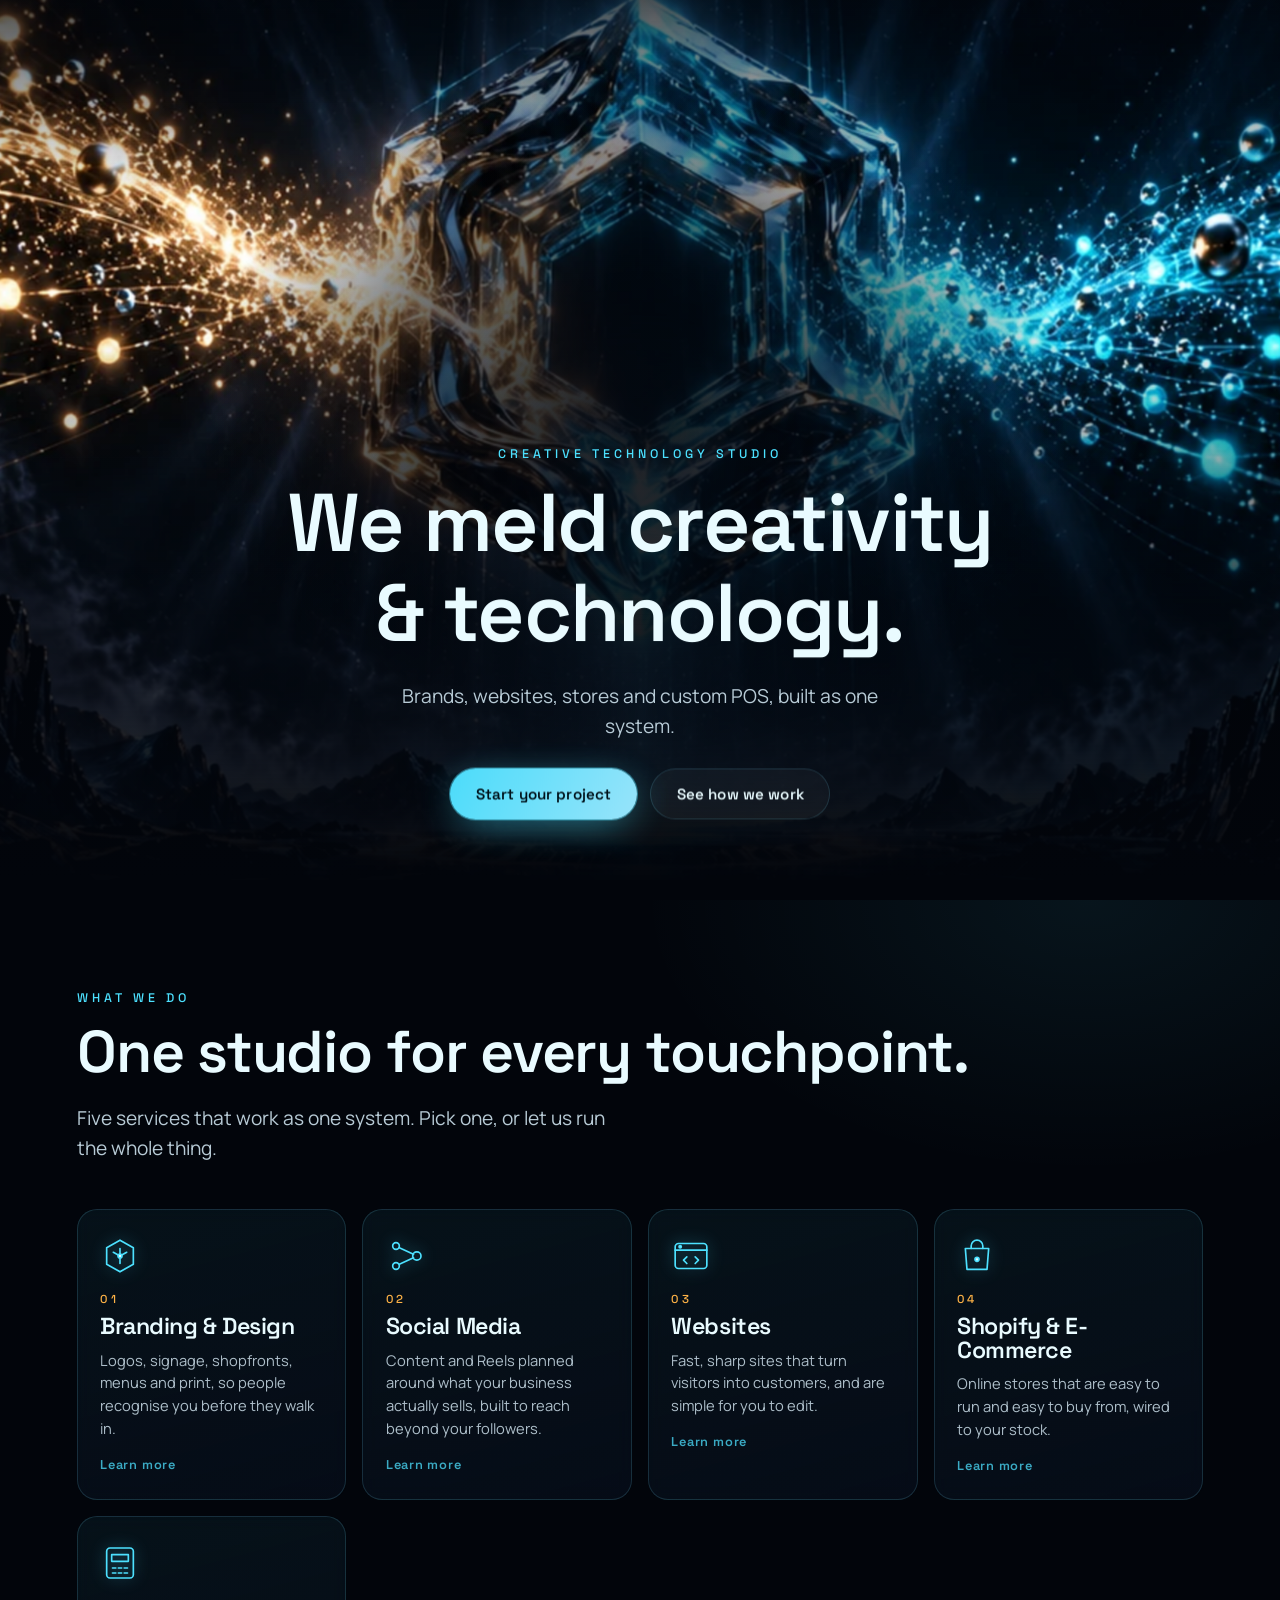
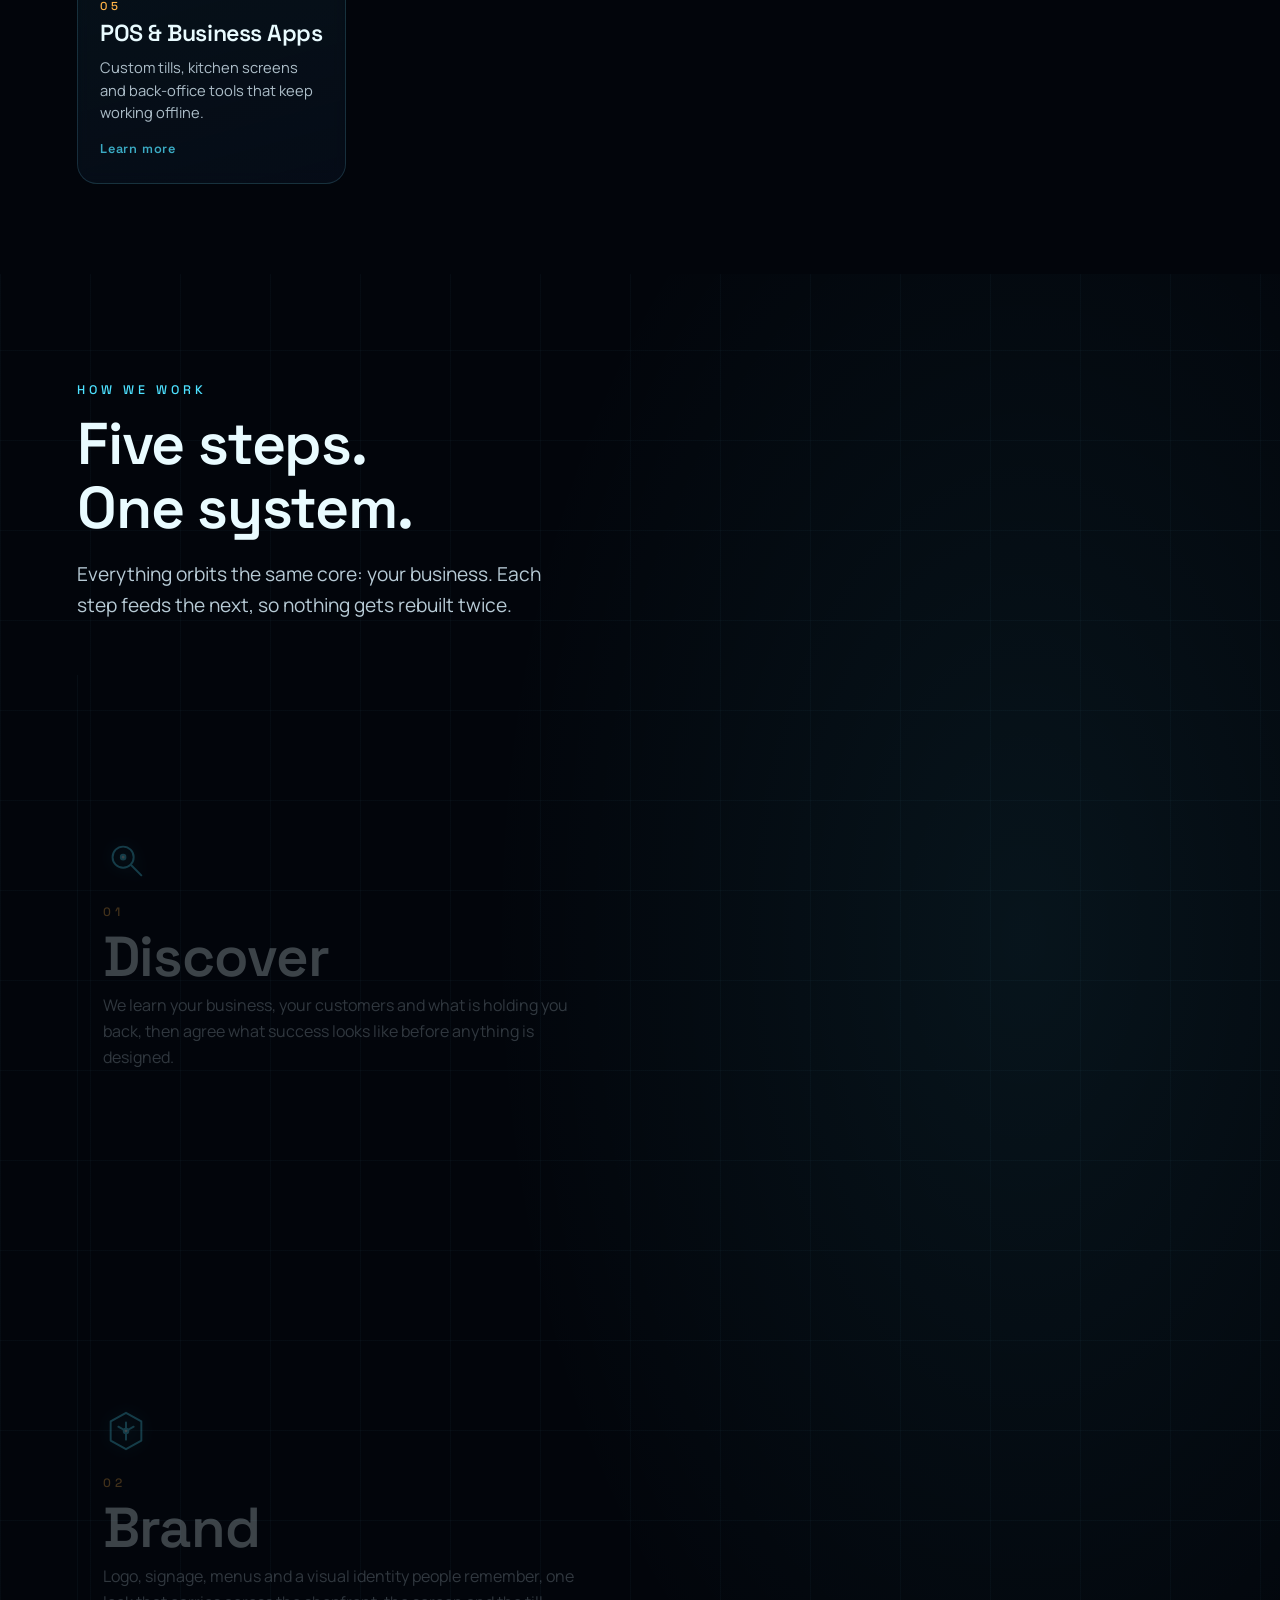
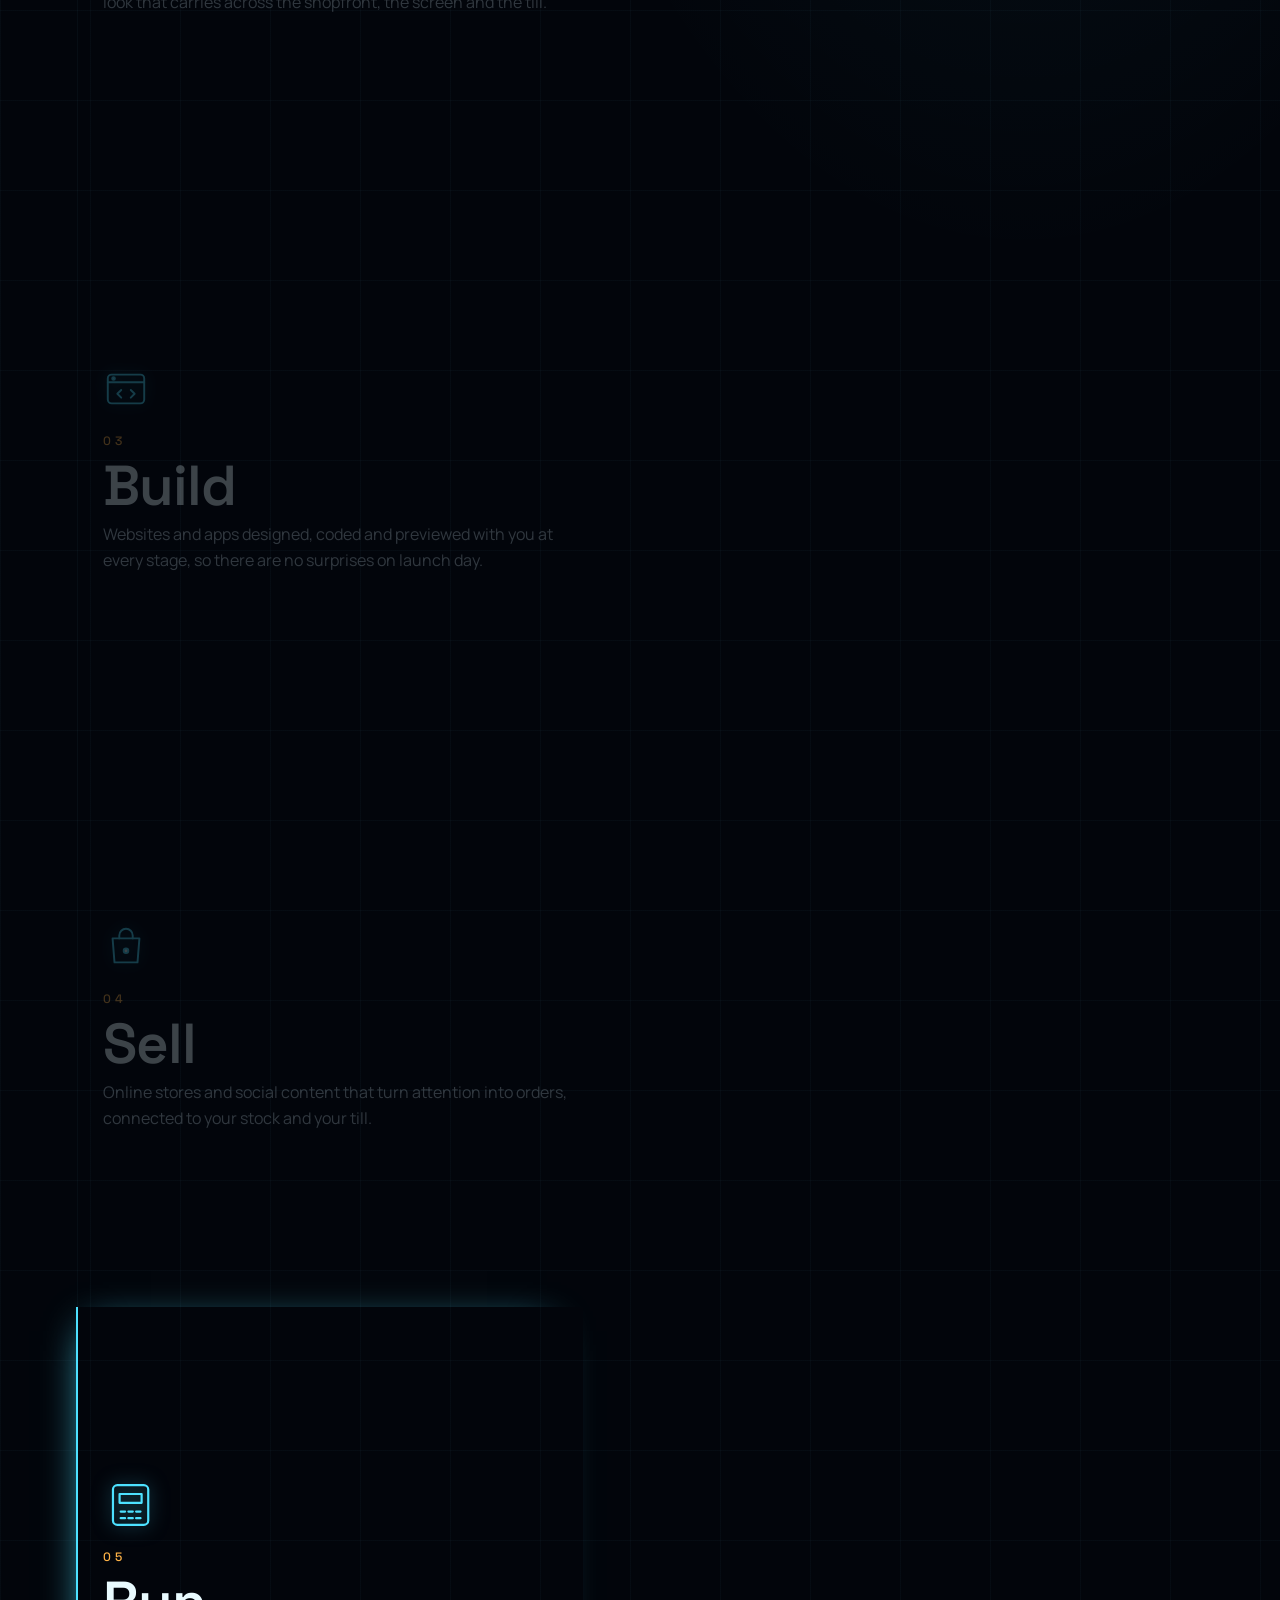
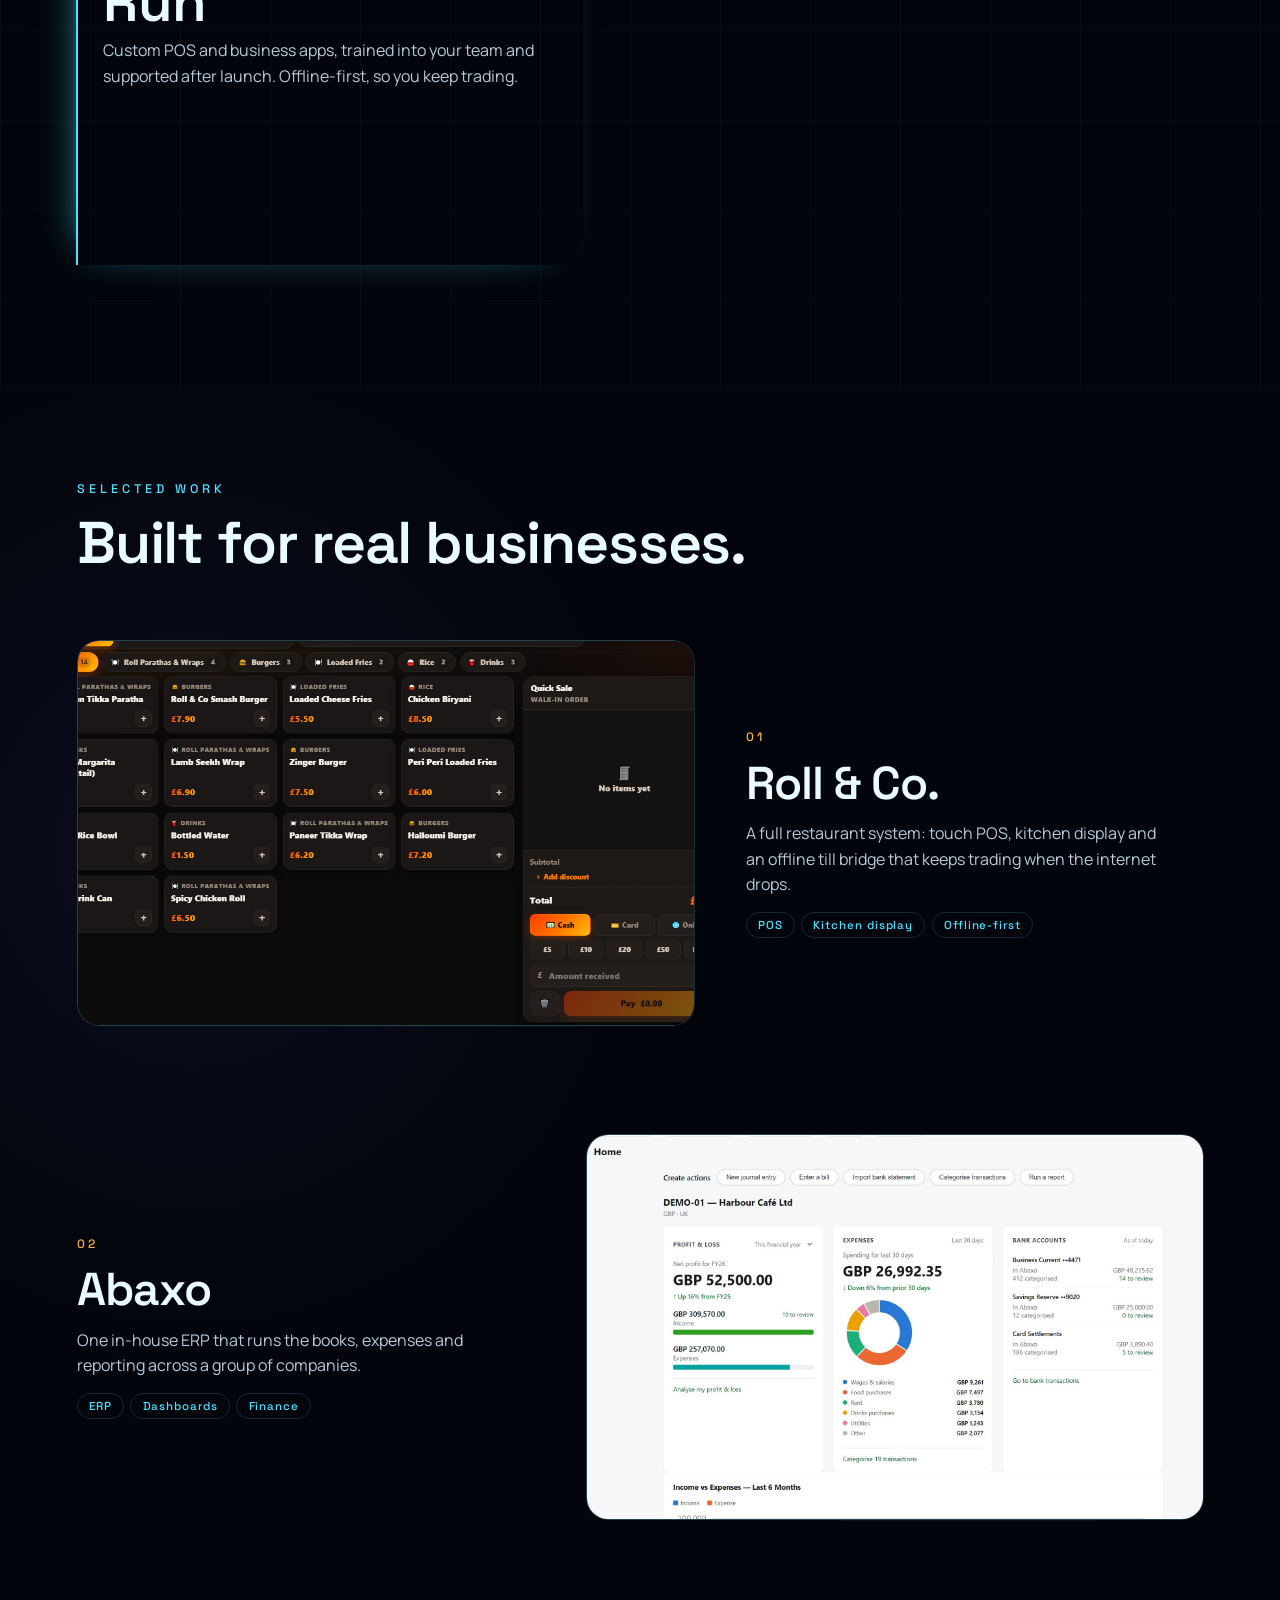
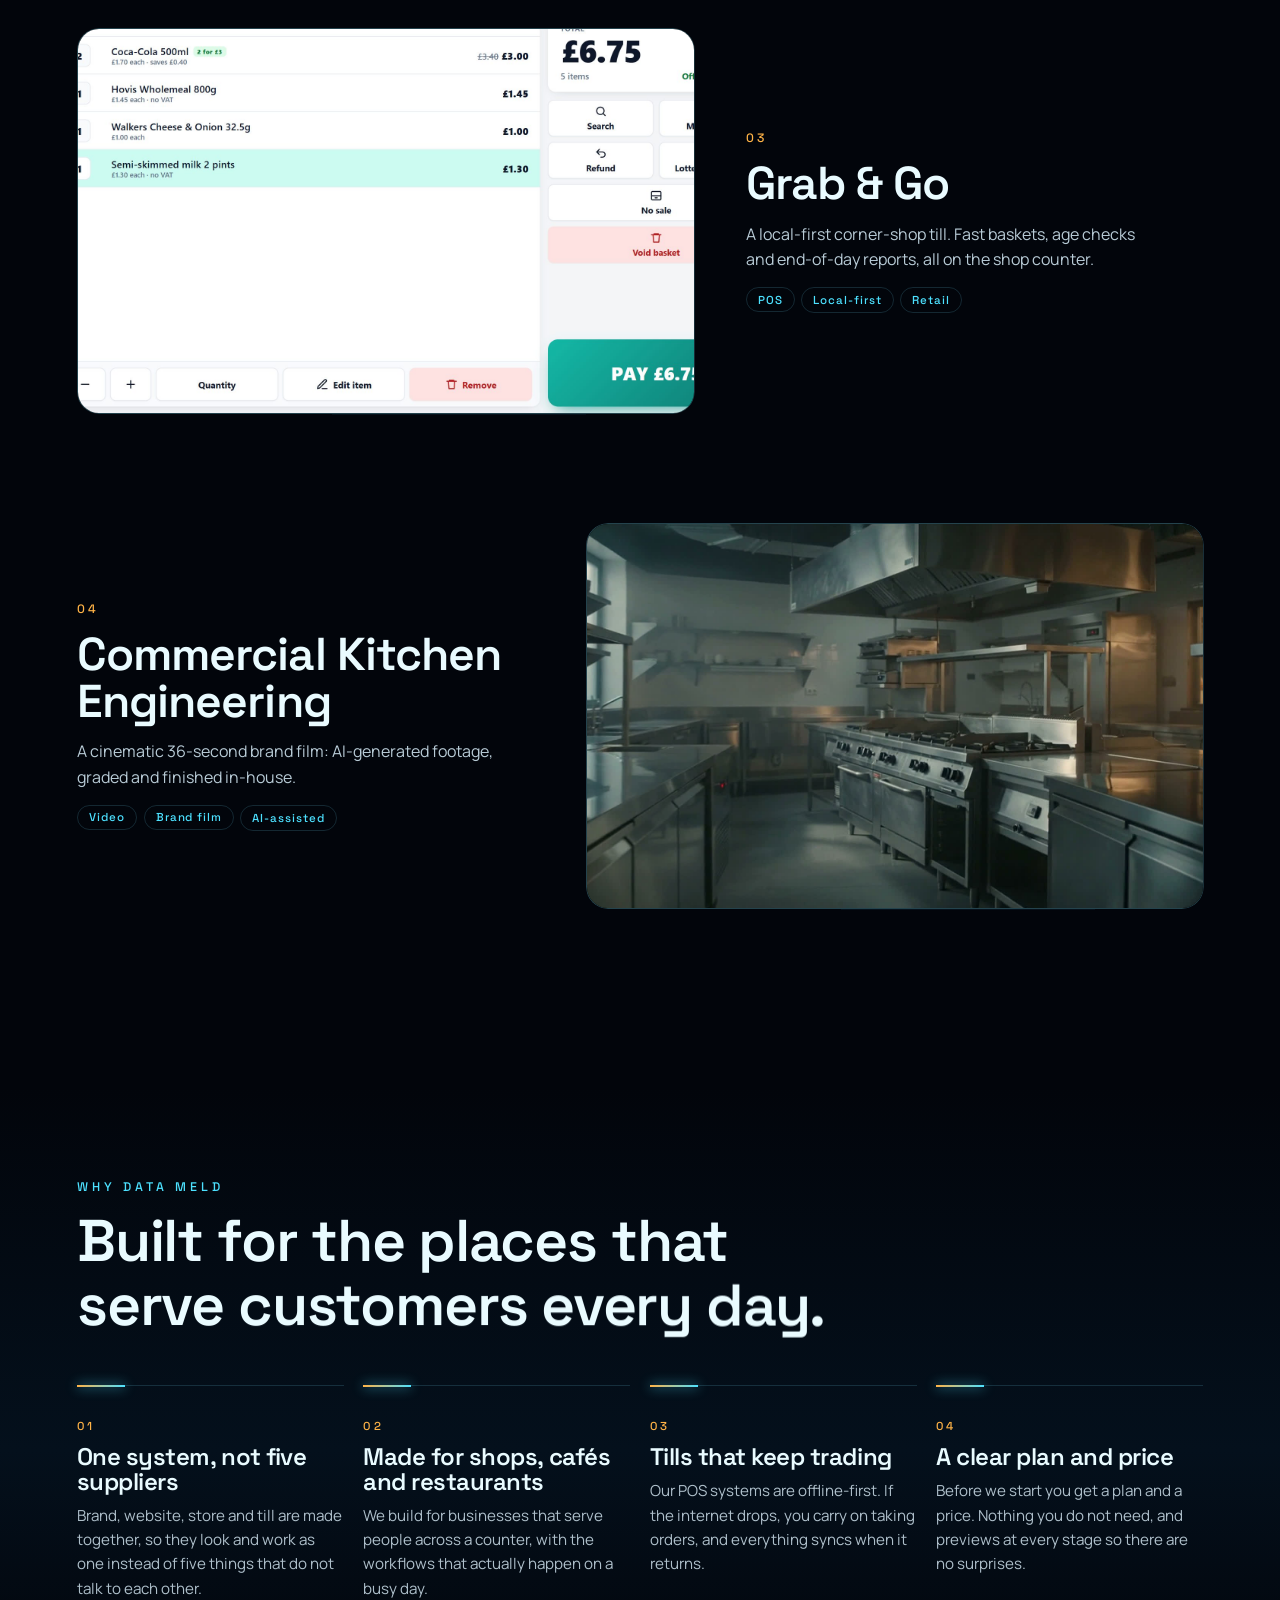
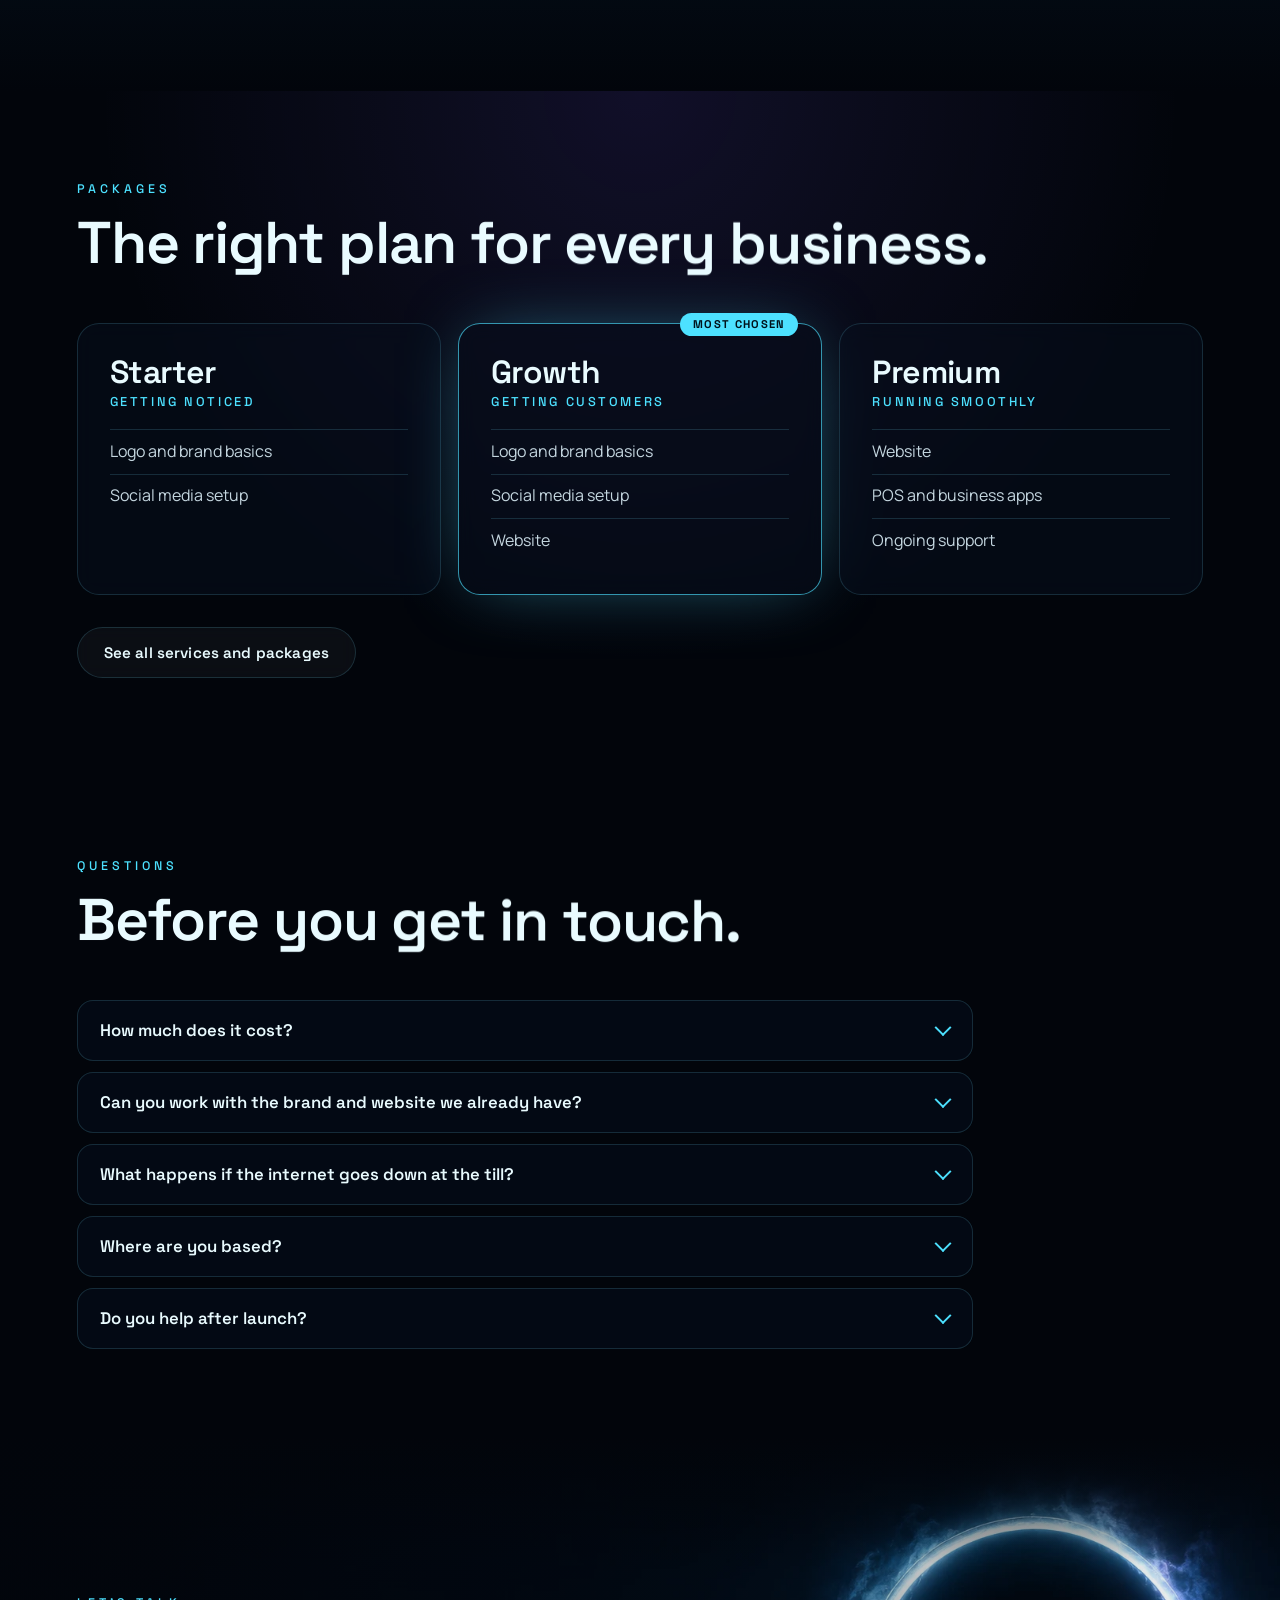
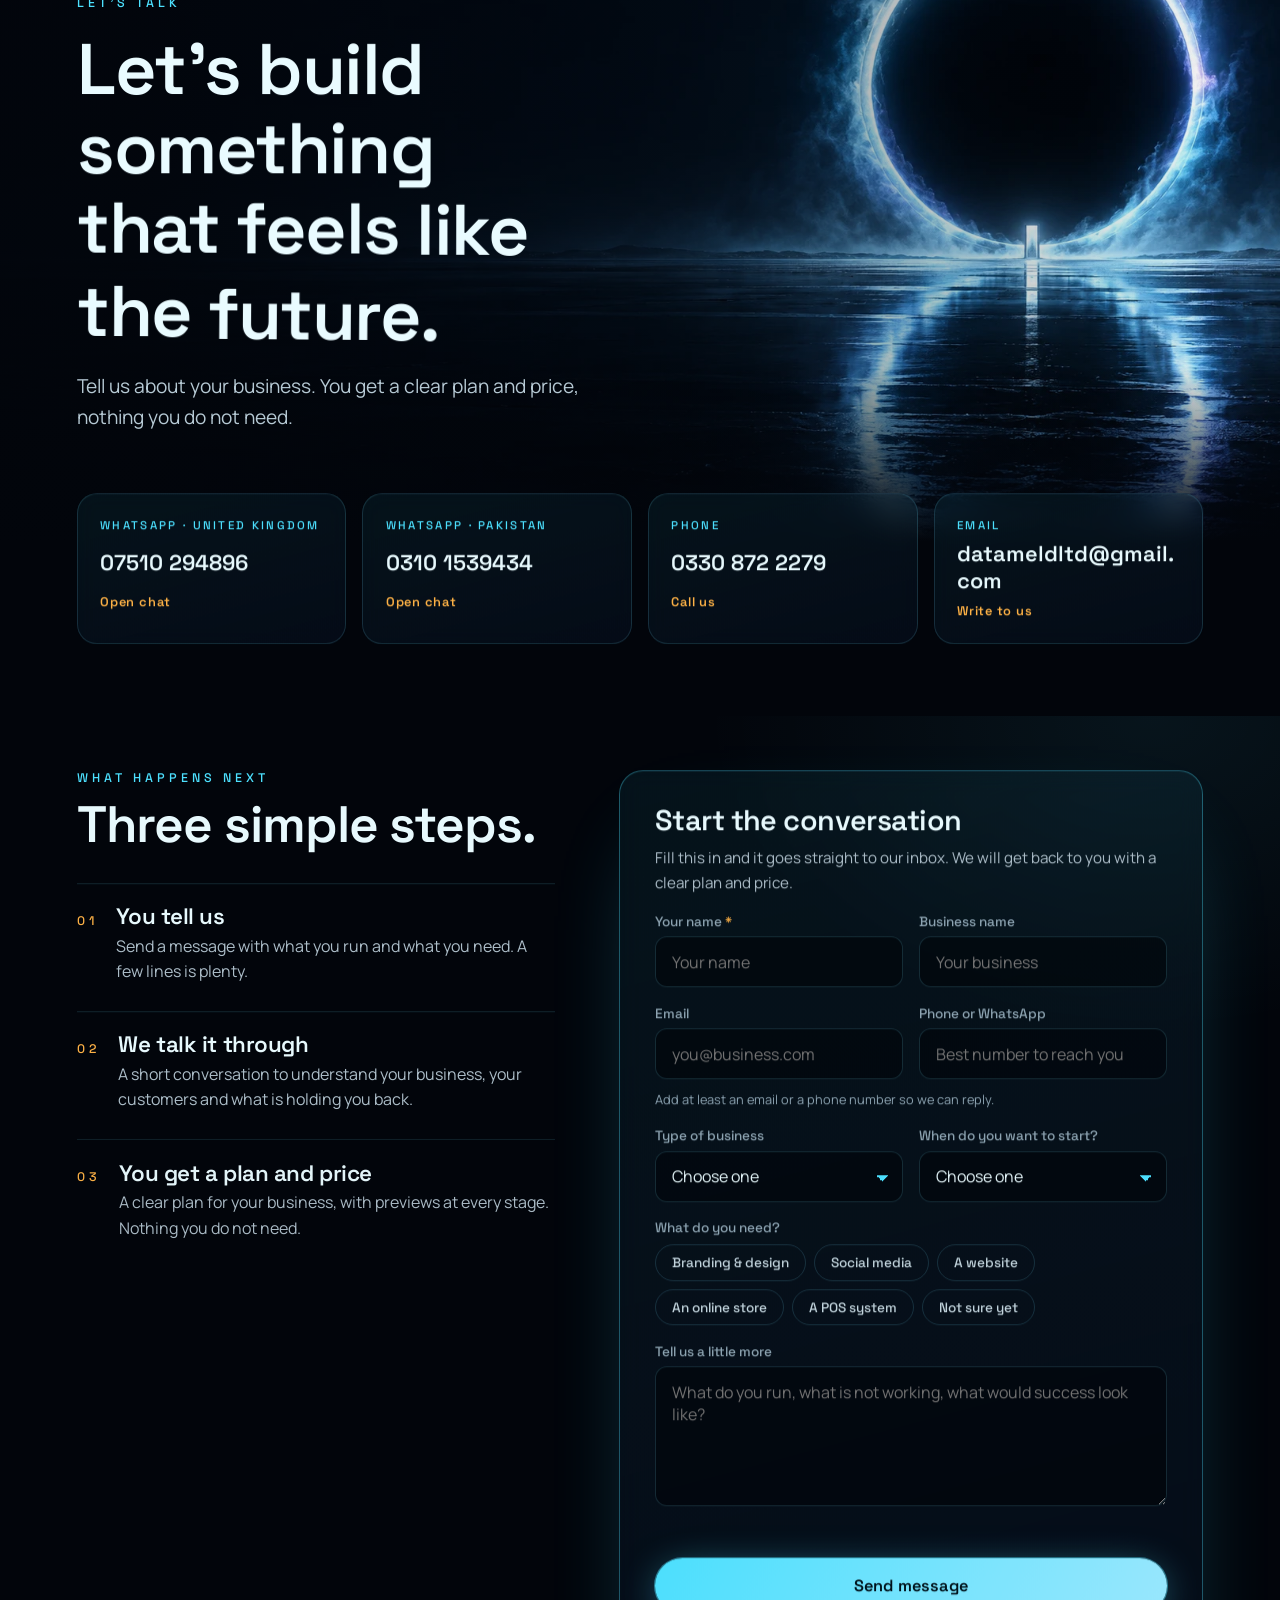
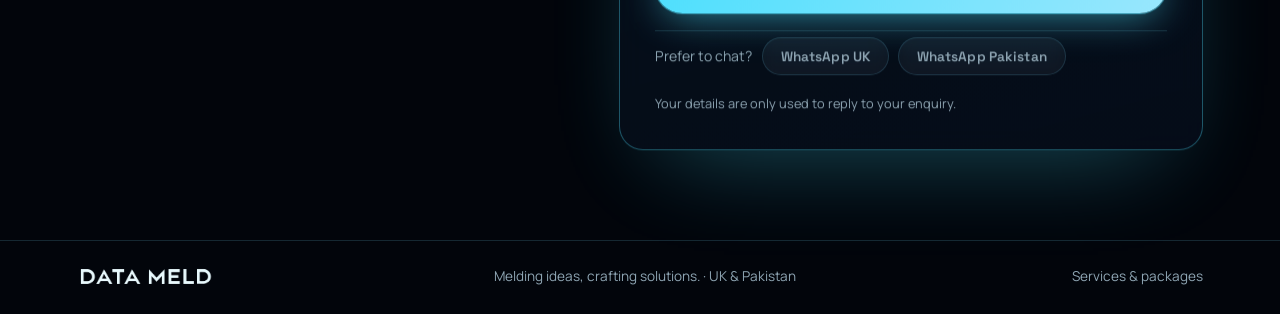
<file: index.html>
<!doctype html>
<html lang="en">
<head>
  <meta charset="utf-8">
  <meta name="viewport" content="width=device-width, initial-scale=1, viewport-fit=cover">
  <title>Data Meld — Creative Technology Studio</title>
  <meta name="description" content="Data Meld is a creative technology studio. Branding, websites, online stores and custom POS systems, built as one system for shops, cafés and restaurants in the UK and Pakistan.">
  <meta property="og:title" content="Data Meld — We meld creativity & technology">
  <meta property="og:description" content="Branding, websites, e-commerce and custom POS systems built as one system.">
  <meta property="og:image" content="https://datameldltd.com/assets/og-image.jpg">
  <meta property="og:url" content="https://datameldltd.com/">
  <meta property="og:type" content="website">
  <meta name="twitter:card" content="summary_large_image">
  <link rel="canonical" href="https://datameldltd.com/">
  <meta name="theme-color" content="#02050b">
  <link rel="icon" href="assets/favicon.png">
  <link rel="preconnect" href="https://fonts.googleapis.com">
  <link rel="preconnect" href="https://fonts.gstatic.com" crossorigin>
  <link rel="stylesheet" href="https://fonts.googleapis.com/css2?family=Space+Grotesk:wght@400;500;600;700&family=Manrope:wght@400;500;600&display=swap">
  <link rel="stylesheet" href="styles.css">
  <!-- Microsoft Clarity analytics -->
  <script type="text/javascript">
    (function(c,l,a,r,i,t,y){
        c[a]=c[a]||function(){(c[a].q=c[a].q||[]).push(arguments)};
        t=l.createElement(r);t.async=1;t.src="https://www.clarity.ms/tag/"+i;
        y=l.getElementsByTagName(r)[0];y.parentNode.insertBefore(t,y);
    })(window, document, "clarity", "script", "ysn46v08p9");
  </script>
</head>
<body class="is-loading">

<div id="gate" aria-hidden="true">
  <img class="gate-mark" src="assets/logo-mark.png" alt="" width="140" height="127">
  <p class="gate-load"><span id="loadPct">0</span>%</p>
</div>

<div class="cursor" id="cursor" aria-hidden="true"></div>

<header class="nav" id="nav">
  <a href="#hero" class="brand" aria-label="Data Meld home"><img src="assets/logo-word.png" alt="Data Meld" height="26"></a>
  <nav class="nav-links" id="navLinks">
    <a href="#services">Services</a>
    <a href="#process">Process</a>
    <a href="#work">Work</a>
    <a href="#contact" class="nav-cta">Let&rsquo;s talk</a>
  </nav>
  <button class="burger" id="burger" aria-label="Open menu" aria-expanded="false"><span></span><span></span></button>
</header>

<main>

<!-- ===== HERO ===== -->
<section id="hero" class="hero">
  <picture class="bg hero-bg">
    <source media="(max-width: 760px)" srcset="assets/hero/hero-portrait.webp">
    <img src="assets/hero/hero.webp" alt="" fetchpriority="high">
  </picture>
  <div class="hero-shade"></div>
  <canvas id="logoFx" aria-hidden="true"></canvas>
  <div class="hero-copy">
    <p class="eyebrow">Creative technology studio</p>
    <h1 class="split">We meld creativity <br>&amp; technology.</h1>
    <p class="lede">Brands, websites, stores and custom POS, built as one system.</p>
    <div class="hero-actions">
      <a href="#contact" class="btn btn-glow magnetic">Start your project</a>
      <a href="#process" class="btn btn-ghost magnetic">See how we work</a>
    </div>
  </div>
  <div class="scroll-cue" aria-hidden="true"><span>Scroll</span><i></i></div>
</section>

<!-- ===== SERVICES OVERVIEW ===== -->
<section id="services" class="svc">
  <div class="sec-head">
    <p class="eyebrow">What we do</p>
    <h2 class="split">One studio for every touchpoint.</h2>
    <p class="lede rv">Five services that work as one system. Pick one, or let us run the whole thing.</p>
  </div>
  <div class="svc-grid">
    <a class="svc-card rv" href="services.html"><svg class="ic" viewBox="0 0 48 48" aria-hidden="true"><path d="M24 5l16 9v20l-16 9-16-9V14z"/><path d="M24 15v18M16 19.5l8 4.5 8-4.5"/><circle cx="24" cy="24" r="2.4" fill="currentColor"/></svg><span class="n">01</span><h3>Branding &amp; Design</h3><p>Logos, signage, shopfronts, menus and print, so people recognise you before they walk in.</p><span class="more">Learn more</span></a>
    <a class="svc-card rv" href="services.html"><svg class="ic" viewBox="0 0 48 48" aria-hidden="true"><circle cx="12" cy="12" r="4"/><circle cx="12" cy="36" r="4"/><circle cx="37" cy="24" r="5"/><path d="M16 14l17 8M16 34l17-8"/></svg><span class="n">02</span><h3>Social Media</h3><p>Content and Reels planned around what your business actually sells, built to reach beyond your followers.</p><span class="more">Learn more</span></a>
    <a class="svc-card rv" href="services.html"><svg class="ic" viewBox="0 0 48 48" aria-hidden="true"><rect x="5" y="9" width="38" height="30" rx="4"/><path d="M5 17h38M19 25l-4 4 4 4M29 25l4 4-4 4"/><circle cx="11" cy="13" r="1.4" fill="currentColor"/></svg><span class="n">03</span><h3>Websites</h3><p>Fast, sharp sites that turn visitors into customers, and are simple for you to edit.</p><span class="more">Learn more</span></a>
    <a class="svc-card rv" href="services.html"><svg class="ic" viewBox="0 0 48 48" aria-hidden="true"><path d="M10 15h28l-2 25H12z"/><path d="M17 15v-3a7 7 0 0114 0v3"/><circle cx="24" cy="28" r="2.4" fill="currentColor"/></svg><span class="n">04</span><h3>Shopify &amp; E-Commerce</h3><p>Online stores that are easy to run and easy to buy from, wired to your stock.</p><span class="more">Learn more</span></a>
    <a class="svc-card rv" href="services.html"><svg class="ic" viewBox="0 0 48 48" aria-hidden="true"><rect x="8" y="6" width="32" height="36" rx="4"/><path d="M14 14h20v8H14zM15 30h4M22 30h4M29 30h4M15 36h4M22 36h4M29 36h4"/></svg><span class="n">05</span><h3>POS &amp; Business Apps</h3><p>Custom tills, kitchen screens and back-office tools that keep working offline.</p><span class="more">Learn more</span></a>
  </div>
</section>

<!-- ===== PROCESS: sticky orbit + scrolling steps ===== -->
<section id="process" class="process">
  <div class="proc-grid">
    <div class="proc-copy">
      <div class="sec-head">
        <p class="eyebrow">How we work</p>
        <h2 class="split">Five steps. One system.</h2>
        <p class="lede rv">Everything orbits the same core: your business. Each step feeds the next, so nothing gets rebuilt twice.</p>
      </div>
      <ol class="proc-steps" id="procSteps">
        <li class="proc-step" data-i="0">
          <svg class="ic" viewBox="0 0 48 48" aria-hidden="true"><circle cx="21" cy="21" r="11"/><path d="M29.5 29.5L40 40"/><circle cx="21" cy="21" r="2.4" fill="currentColor"/></svg>
          <span class="n">01</span><h3>Discover</h3>
          <p>We learn your business, your customers and what is holding you back, then agree what success looks like before anything is designed.</p>
        </li>
        <li class="proc-step" data-i="1">
          <svg class="ic" viewBox="0 0 48 48" aria-hidden="true"><path d="M24 5l16 9v20l-16 9-16-9V14z"/><path d="M24 15v18M16 19.5l8 4.5 8-4.5"/><circle cx="24" cy="24" r="2.4" fill="currentColor"/></svg>
          <span class="n">02</span><h3>Brand</h3>
          <p>Logo, signage, menus and a visual identity people remember, one look that carries across the shopfront, the screen and the till.</p>
        </li>
        <li class="proc-step" data-i="2">
          <svg class="ic" viewBox="0 0 48 48" aria-hidden="true"><rect x="5" y="9" width="38" height="30" rx="4"/><path d="M5 17h38M19 25l-4 4 4 4M29 25l4 4-4 4"/><circle cx="11" cy="13" r="1.4" fill="currentColor"/></svg>
          <span class="n">03</span><h3>Build</h3>
          <p>Websites and apps designed, coded and previewed with you at every stage, so there are no surprises on launch day.</p>
        </li>
        <li class="proc-step" data-i="3">
          <svg class="ic" viewBox="0 0 48 48" aria-hidden="true"><path d="M10 15h28l-2 25H12z"/><path d="M17 15v-3a7 7 0 0114 0v3"/><circle cx="24" cy="28" r="2.4" fill="currentColor"/></svg>
          <span class="n">04</span><h3>Sell</h3>
          <p>Online stores and social content that turn attention into orders, connected to your stock and your till.</p>
        </li>
        <li class="proc-step" data-i="4">
          <svg class="ic" viewBox="0 0 48 48" aria-hidden="true"><rect x="8" y="6" width="32" height="36" rx="4"/><path d="M14 14h20v8H14zM15 30h4M22 30h4M29 30h4M15 36h4M22 36h4M29 36h4"/></svg>
          <span class="n">05</span><h3>Run</h3>
          <p>Custom POS and business apps, trained into your team and supported after launch. Offline-first, so you keep trading.</p>
        </li>
      </ol>
    </div>
    <div class="proc-visual"><canvas id="orbitFx" aria-label="Diagram of the five steps orbiting the Data Meld mark"></canvas></div>
  </div>
</section>

<!-- ===== WORK: normal scrolling project rows ===== -->
<section id="work" class="work">
  <div class="sec-head wk-head">
    <p class="eyebrow">Selected work</p>
    <h2 class="split">Built for real businesses.</h2>
  </div>

  <article class="proj">
    <figure class="proj-media"><video src="assets/work/rollco.mp4" muted loop playsinline preload="none" poster="assets/work/rollco-pos.png"></video></figure>
    <div class="proj-info">
      <span class="n">01</span><h3>Roll &amp; Co.</h3>
      <p>A full restaurant system: touch POS, kitchen display and an offline till bridge that keeps trading when the internet drops.</p>
      <ul class="tags"><li>POS</li><li>Kitchen display</li><li>Offline-first</li></ul>
    </div>
  </article>

  <article class="proj flip">
    <figure class="proj-media"><img src="assets/work/abaxo-dashboard.jpg" alt="Abaxo dashboard" loading="lazy"></figure>
    <div class="proj-info">
      <span class="n">02</span><h3>Abaxo</h3>
      <p>One in-house ERP that runs the books, expenses and reporting across a group of companies.</p>
      <ul class="tags"><li>ERP</li><li>Dashboards</li><li>Finance</li></ul>
    </div>
  </article>

  <article class="proj">
    <figure class="proj-media"><img src="assets/work/gg-basket.jpg" alt="Grab and Go till" loading="lazy"></figure>
    <div class="proj-info">
      <span class="n">03</span><h3>Grab &amp; Go</h3>
      <p>A local-first corner-shop till. Fast baskets, age checks and end-of-day reports, all on the shop counter.</p>
      <ul class="tags"><li>POS</li><li>Local-first</li><li>Retail</li></ul>
    </div>
  </article>

  <article class="proj flip">
    <figure class="proj-media"><video src="assets/work/cke.mp4" muted loop playsinline preload="none" poster="assets/work/cke.jpg"></video></figure>
    <div class="proj-info">
      <span class="n">04</span><h3>Commercial Kitchen Engineering</h3>
      <p>A cinematic 36-second brand film: AI-generated footage, graded and finished in-house.</p>
      <ul class="tags"><li>Video</li><li>Brand film</li><li>AI-assisted</li></ul>
    </div>
  </article>
</section>

<!-- ===== WHY DATA MELD ===== -->
<section class="why">
  <div class="sec-head">
    <p class="eyebrow">Why Data Meld</p>
    <h2 class="split">Built for the places that serve customers every day.</h2>
  </div>
  <div class="why-grid">
    <div class="why-item rv"><span class="n">01</span><h3>One system, not five suppliers</h3><p>Brand, website, store and till are made together, so they look and work as one instead of five things that do not talk to each other.</p></div>
    <div class="why-item rv"><span class="n">02</span><h3>Made for shops, cafés and restaurants</h3><p>We build for businesses that serve people across a counter, with the workflows that actually happen on a busy day.</p></div>
    <div class="why-item rv"><span class="n">03</span><h3>Tills that keep trading</h3><p>Our POS systems are offline-first. If the internet drops, you carry on taking orders, and everything syncs when it returns.</p></div>
    <div class="why-item rv"><span class="n">04</span><h3>A clear plan and price</h3><p>Before we start you get a plan and a price. Nothing you do not need, and previews at every stage so there are no surprises.</p></div>
  </div>
</section>

<!-- ===== PACKAGES ===== -->
<section class="hp">
  <div class="sec-head">
    <p class="eyebrow">Packages</p>
    <h2 class="split">The right plan for every business.</h2>
  </div>
  <div class="packs">
    <article class="pack rv"><h3>Starter</h3><p class="pk-for">Getting noticed</p><ul><li>Logo and brand basics</li><li>Social media setup</li></ul></article>
    <article class="pack hot rv"><span class="badge">Most chosen</span><h3>Growth</h3><p class="pk-for">Getting customers</p><ul><li>Logo and brand basics</li><li>Social media setup</li><li>Website</li></ul></article>
    <article class="pack rv"><h3>Premium</h3><p class="pk-for">Running smoothly</p><ul><li>Website</li><li>POS and business apps</li><li>Ongoing support</li></ul></article>
  </div>
  <p class="hp-more rv"><a class="btn btn-ghost magnetic" href="services.html">See all services and packages</a></p>
</section>

<!-- ===== FAQ ===== -->
<section class="faq">
  <div class="sec-head">
    <p class="eyebrow">Questions</p>
    <h2 class="split">Before you get in touch.</h2>
  </div>
  <div class="faq-list">
    <details class="rv"><summary>How much does it cost?</summary><p>Every business is different, so we give you a clear plan and price after a short conversation. Our Starter, Growth and Premium packages are a good guide to where you might fit.</p></details>
    <details class="rv"><summary>Can you work with the brand and website we already have?</summary><p>Yes. We can refresh what you have, build on it, or start fresh. Tell us what is working and what is not, and we will suggest the lightest change that gets the result.</p></details>
    <details class="rv"><summary>What happens if the internet goes down at the till?</summary><p>Our POS systems are built offline-first, so you keep taking orders and payments flow through as normal. Everything syncs when the connection is back.</p></details>
    <details class="rv"><summary>Where are you based?</summary><p>We work with businesses in the UK and Pakistan. You can reach us on WhatsApp in either country, by phone, or by email.</p></details>
    <details class="rv"><summary>Do you help after launch?</summary><p>Yes. We train your team, and the Premium package includes ongoing support so you are not left on your own.</p></details>
  </div>
</section>

<!-- ===== CONTACT (last section) ===== -->
<section id="contact" class="contact">
  <div class="cta">
    <img class="bg cta-bg" src="assets/hero/cta-ring.webp" alt="" loading="lazy">
    <div class="cta-shade"></div>
    <div class="cta-inner">
      <p class="eyebrow">Let&rsquo;s talk</p>
      <h2 class="split">Let&rsquo;s build something that feels like the future.</h2>
      <p class="lede rv">Tell us about your business. You get a clear plan and price, nothing you do not need.</p>
    </div>
  </div>
  <div class="ct-methods">
  <a class="ct-card rv" target="_blank" rel="noopener" href="https://wa.me/447510294896?text=Hi%20Data%20Meld%2C%20I%27d%20like%20to%20talk%20about%20a%20project.">
    <span class="k">WhatsApp · United Kingdom</span><strong>07510 294896</strong><span class="go">Open chat</span>
  </a>
  <a class="ct-card rv" target="_blank" rel="noopener" href="https://wa.me/923101539434?text=Hi%20Data%20Meld%2C%20I%27d%20like%20to%20talk%20about%20a%20project.">
    <span class="k">WhatsApp · Pakistan</span><strong>0310 1539434</strong><span class="go">Open chat</span>
  </a>
  <a class="ct-card rv" href="tel:03308722279">
    <span class="k">Phone</span><strong>0330 872 2279</strong><span class="go">Call us</span>
  </a>
  <a class="ct-card rv" href="mailto:datameldltd@gmail.com">
    <span class="k">Email</span><strong>datameldltd@gmail.com</strong><span class="go">Write to us</span>
  </a>
</div>
  <div class="ct-main">
  <div class="ct-next">
    <p class="eyebrow">What happens next</p>
    <h2 class="rv">Three simple steps.</h2>
    <ol class="ct-steps">
      <li class="rv"><span class="n">01</span><div><h3>You tell us</h3><p>Send a message with what you run and what you need. A few lines is plenty.</p></div></li>
      <li class="rv"><span class="n">02</span><div><h3>We talk it through</h3><p>A short conversation to understand your business, your customers and what is holding you back.</p></div></li>
      <li class="rv"><span class="n">03</span><div><h3>You get a plan and price</h3><p>A clear plan for your business, with previews at every stage. Nothing you do not need.</p></div></li>
    </ol>
  </div>

  <form class="ct-form rv" id="ctForm" data-clarity-mask="True" novalidate>
    <h2>Start the conversation</h2>
    <p class="ct-sub">Fill this in and it goes straight to our inbox. We will get back to you with a clear plan and price.</p>

    <div class="row2">
      <label><span class="req">Your name</span><input type="text" id="fName" name="name" autocomplete="name" placeholder="Your name" required></label>
      <label>Business name<input type="text" id="fBiz" name="business" autocomplete="organization" placeholder="Your business"></label>
    </div>
    <div class="row2">
      <label>Email<input type="email" id="fEmail" name="email" autocomplete="email" inputmode="email" placeholder="you@business.com"></label>
      <label>Phone or WhatsApp<input type="tel" id="fPhone" name="phone" autocomplete="tel" inputmode="tel" placeholder="Best number to reach you"></label>
    </div>
    <p class="note-req">Add at least an email or a phone number so we can reply.</p>

    <div class="row2">
      <label>Type of business
        <select id="fType" name="business_type">
          <option value="">Choose one</option>
          <option>Restaurant or takeaway</option>
          <option>Café or coffee shop</option>
          <option>Shop or retail</option>
          <option>Online business</option>
          <option>Something else</option>
        </select>
      </label>
      <label>When do you want to start?
        <select id="fWhen" name="timeline">
          <option value="">Choose one</option>
          <option>As soon as possible</option>
          <option>Within the next 1 to 3 months</option>
          <option>Just exploring for now</option>
        </select>
      </label>
    </div>

    <fieldset>
      <legend>What do you need?</legend>
      <div class="chips" id="chips">
        <label><input type="checkbox" value="Branding &amp; design"><span>Branding &amp; design</span></label>
        <label><input type="checkbox" value="Social media"><span>Social media</span></label>
        <label><input type="checkbox" value="A website"><span>A website</span></label>
        <label><input type="checkbox" value="An online store"><span>An online store</span></label>
        <label><input type="checkbox" value="A POS system"><span>A POS system</span></label>
        <label><input type="checkbox" value="Not sure yet"><span>Not sure yet</span></label>
      </div>
    </fieldset>

    <label>Tell us a little more
      <textarea id="fMsg" name="message" rows="5" placeholder="What do you run, what is not working, what would success look like?"></textarea>
    </label>

    <label class="hp" aria-hidden="true">Leave this empty<input type="text" id="fTrap" name="botcheck" tabindex="-1" autocomplete="off"></label>

    <p class="hint" id="ctHint" role="status" aria-live="polite"></p>
    <button type="submit" class="btn btn-glow ct-submit" id="ctSubmit"><span>Send message</span></button>

    <div class="ct-alt">
      <span>Prefer to chat?</span>
      <button type="button" class="btn btn-ghost" data-send="wa-uk">WhatsApp UK</button>
      <button type="button" class="btn btn-ghost" data-send="wa-pk">WhatsApp Pakistan</button>
    </div>
    <p class="fine">Your details are only used to reply to your enquiry.</p>

    <div class="ct-done" id="ctDone" hidden>
      <svg viewBox="0 0 64 64" aria-hidden="true"><circle cx="32" cy="32" r="28"/><path d="M19 33l9 9 17-19"/></svg>
      <h3>Message sent</h3>
      <p>Thank you. We have your details and will be in touch soon. If it is urgent, message us on WhatsApp.</p>
      <button type="button" class="btn btn-ghost" id="ctAgain">Send another message</button>
    </div>
  </form>
</div>
</section>

</main>

<footer class="foot">
  <img src="assets/logo-word.png" alt="Data Meld" height="22">
  <p>Melding ideas, crafting solutions. · UK &amp; Pakistan</p>
  <a href="services.html">Services &amp; packages</a>
</footer>

<script src="vendor/gsap.min.js"></script>
<script src="vendor/ScrollTrigger.min.js"></script>
<script src="vendor/lenis.min.js"></script>
<script src="js/particles.js"></script>
<script src="js/orbit.js"></script>
<script src="js/main.js"></script>
<script src="js/contact.js"></script>
</body>
</html>
</file>
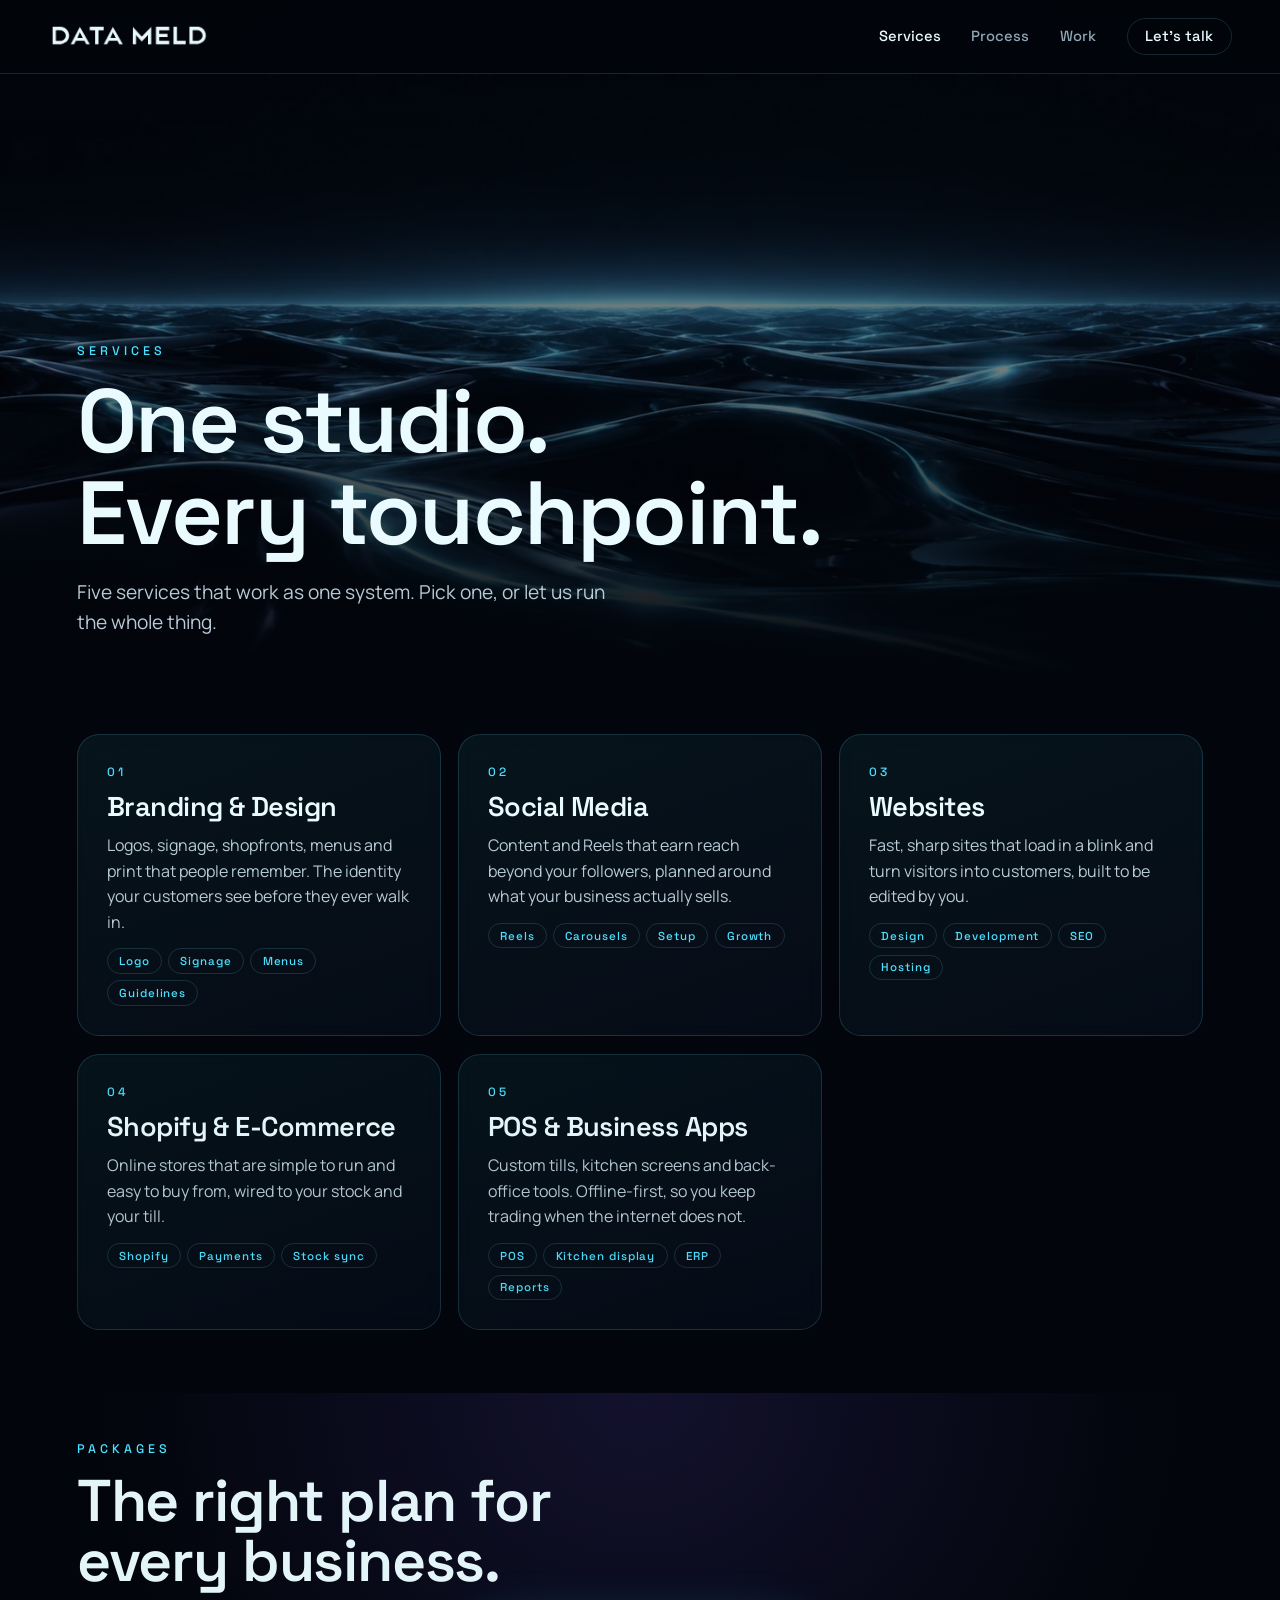
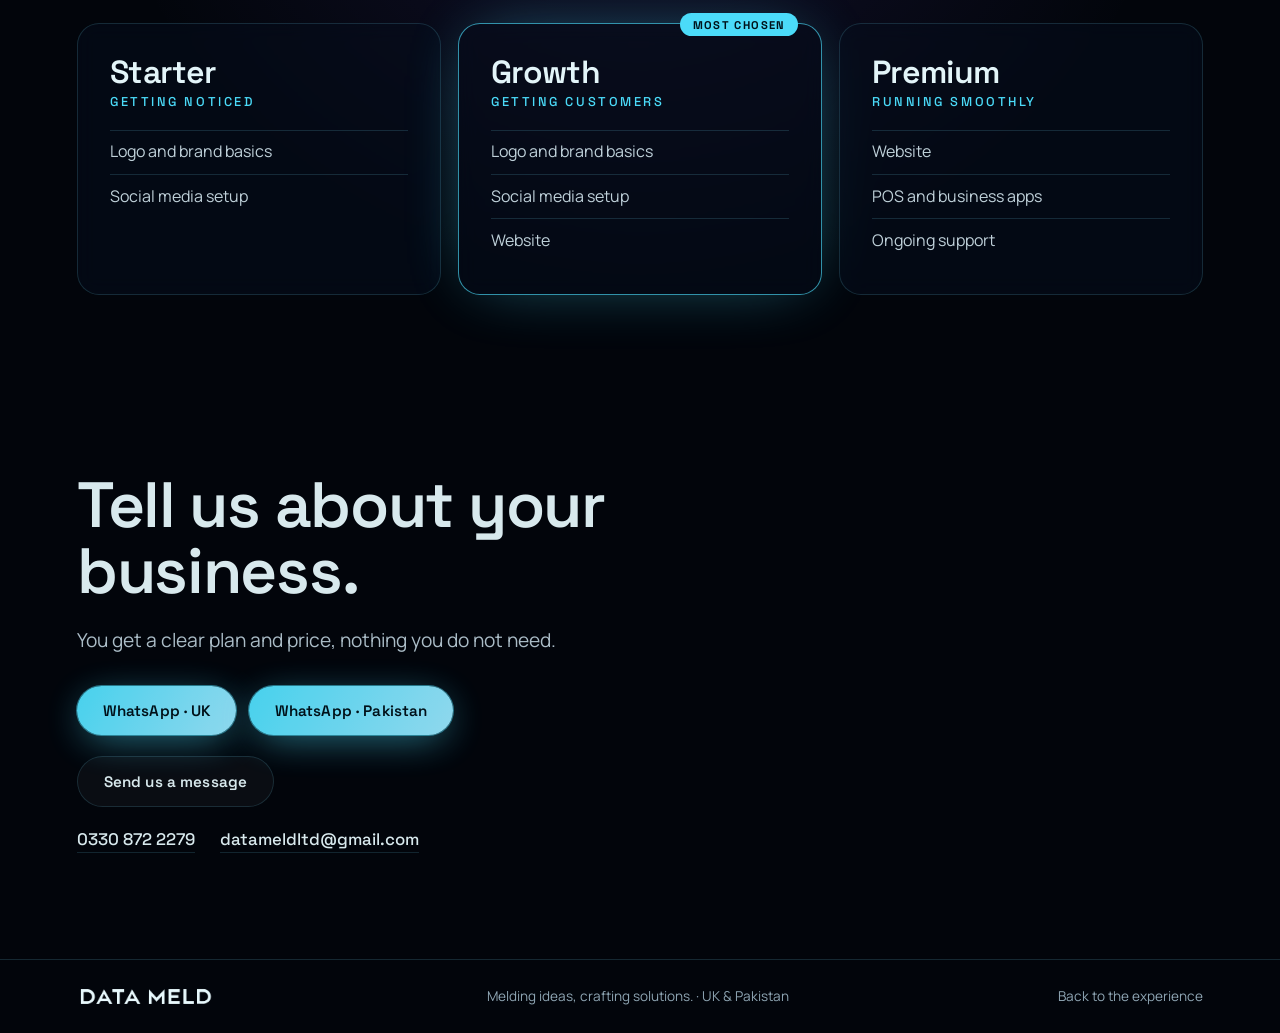
<file: services.html>
<!doctype html>
<html lang="en">
<head>
  <meta charset="utf-8">
  <meta name="viewport" content="width=device-width, initial-scale=1, viewport-fit=cover">
  <title>Services &amp; Packages — Data Meld</title>
  <meta name="description" content="Branding, social media, websites, online stores and custom POS systems from Data Meld. Three packages: Starter, Growth and Premium.">
  <link rel="canonical" href="https://datameldltd.com/services.html">
  <meta name="theme-color" content="#02050b">
  <link rel="icon" href="assets/favicon.png">
  <link rel="preconnect" href="https://fonts.googleapis.com">
  <link rel="preconnect" href="https://fonts.gstatic.com" crossorigin>
  <link rel="stylesheet" href="https://fonts.googleapis.com/css2?family=Space+Grotesk:wght@400;500;600;700&family=Manrope:wght@400;500;600&display=swap">
  <link rel="stylesheet" href="styles.css">
  <!-- Microsoft Clarity analytics -->
  <script type="text/javascript">
    (function(c,l,a,r,i,t,y){
        c[a]=c[a]||function(){(c[a].q=c[a].q||[]).push(arguments)};
        t=l.createElement(r);t.async=1;t.src="https://www.clarity.ms/tag/"+i;
        y=l.getElementsByTagName(r)[0];y.parentNode.insertBefore(t,y);
    })(window, document, "clarity", "script", "ysn46v08p9");
  </script>
</head>
<body class="sub">

<header class="nav solid" id="nav">
  <a href="index.html" class="brand" aria-label="Data Meld home"><img src="assets/logo-word.png" alt="Data Meld" height="26"></a>
  <nav class="nav-links" id="navLinks">
    <a href="services.html" aria-current="page">Services</a>
    <a href="index.html#process">Process</a>
    <a href="index.html#work">Work</a>
    <a href="index.html#contact" class="nav-cta">Let&rsquo;s talk</a>
  </nav>
  <button class="burger" id="burger" aria-label="Open menu" aria-expanded="false"><span></span><span></span></button>
</header>

<main>
<section class="sv-hero">
  <img class="bg" src="assets/hero/ocean.webp" alt="" fetchpriority="high">
  <div class="sv-shade"></div>
  <div class="sv-hero-inner">
    <p class="eyebrow">Services</p>
    <h1 class="rv">One studio.<br>Every touchpoint.</h1>
    <p class="lede rv">Five services that work as one system. Pick one, or let us run the whole thing.</p>
  </div>
</section>

<section class="sv-grid">
  <article class="sv-card rv"><span>01</span><h2>Branding &amp; Design</h2><p>Logos, signage, shopfronts, menus and print that people remember. The identity your customers see before they ever walk in.</p><ul class="tags"><li>Logo</li><li>Signage</li><li>Menus</li><li>Guidelines</li></ul></article>
  <article class="sv-card rv"><span>02</span><h2>Social Media</h2><p>Content and Reels that earn reach beyond your followers, planned around what your business actually sells.</p><ul class="tags"><li>Reels</li><li>Carousels</li><li>Setup</li><li>Growth</li></ul></article>
  <article class="sv-card rv"><span>03</span><h2>Websites</h2><p>Fast, sharp sites that load in a blink and turn visitors into customers, built to be edited by you.</p><ul class="tags"><li>Design</li><li>Development</li><li>SEO</li><li>Hosting</li></ul></article>
  <article class="sv-card rv"><span>04</span><h2>Shopify &amp; E-Commerce</h2><p>Online stores that are simple to run and easy to buy from, wired to your stock and your till.</p><ul class="tags"><li>Shopify</li><li>Payments</li><li>Stock sync</li></ul></article>
  <article class="sv-card rv"><span>05</span><h2>POS &amp; Business Apps</h2><p>Custom tills, kitchen screens and back-office tools. Offline-first, so you keep trading when the internet does not.</p><ul class="tags"><li>POS</li><li>Kitchen display</li><li>ERP</li><li>Reports</li></ul></article>
</section>

<section class="sv-pack">
  <div class="sv-pack-head"><p class="eyebrow">Packages</p><h2 class="rv">The right plan for every business.</h2></div>
  <div class="packs">
    <article class="pack rv"><h3>Starter</h3><p class="pk-for">Getting noticed</p><ul><li>Logo and brand basics</li><li>Social media setup</li></ul></article>
    <article class="pack hot rv"><span class="badge">Most chosen</span><h3>Growth</h3><p class="pk-for">Getting customers</p><ul><li>Logo and brand basics</li><li>Social media setup</li><li>Website</li></ul></article>
    <article class="pack rv"><h3>Premium</h3><p class="pk-for">Running smoothly</p><ul><li>Website</li><li>POS and business apps</li><li>Ongoing support</li></ul></article>
  </div>
</section>

<section id="contact" class="sv-cta">
  <h2 class="rv">Tell us about your business.</h2>
  <p class="lede rv">You get a clear plan and price, nothing you do not need.</p>
  <div class="cta-actions rv">
    <a class="btn btn-glow" target="_blank" rel="noopener" href="https://wa.me/447510294896?text=Hi%20Data%20Meld%2C%20I%27d%20like%20to%20talk%20about%20a%20project.">WhatsApp · UK</a>
    <a class="btn btn-glow" target="_blank" rel="noopener" href="https://wa.me/923101539434?text=Hi%20Data%20Meld%2C%20I%27d%20like%20to%20talk%20about%20a%20project.">WhatsApp · Pakistan</a>
  </div>
  <p class="rv"><a class="btn btn-ghost" href="index.html#contact">Send us a message</a></p>
  <ul class="contact-list rv"><li><a href="tel:03308722279">0330 872 2279</a></li><li><a href="mailto:datameldltd@gmail.com">datameldltd@gmail.com</a></li></ul>
</section>
</main>

<footer class="foot">
  <img src="assets/logo-word.png" alt="Data Meld" height="22">
  <p>Melding ideas, crafting solutions. · UK &amp; Pakistan</p>
  <a href="index.html">Back to the experience</a>
</footer>

<script src="vendor/gsap.min.js"></script>
<script src="vendor/ScrollTrigger.min.js"></script>
<script src="vendor/lenis.min.js"></script>
<script src="js/services.js"></script>
</body>
</html>
</file>
<file: styles.css>
:root{
  --bg:#02050b; --bg2:#060c18; --ink:#e9fbff; --mute:#8fa6b4;
  --cy:#4de1ff; --vi:#7c5cff; --gold:#ffb347;
  --line:rgba(120,220,255,.16); --glass:rgba(8,16,30,.55);
  --f-d:"Space Grotesk",system-ui,sans-serif; --f-b:"Manrope",system-ui,sans-serif;
  --ease:cubic-bezier(.2,.8,.2,1); --pad:clamp(1.2rem,6vw,5rem);
}
*{box-sizing:border-box;margin:0;padding:0}
html{background:var(--bg);-webkit-text-size-adjust:100%}
html.lenis,html.lenis body{height:auto}
.lenis.lenis-smooth{scroll-behavior:auto!important}
body{background:var(--bg);color:var(--ink);font-family:var(--f-b);line-height:1.6;overflow-x:clip;-webkit-font-smoothing:antialiased}
body.is-loading{overflow:hidden}
img,video,canvas{display:block;max-width:100%}
a{color:inherit;text-decoration:none}
button{font:inherit;color:inherit;background:none;border:0;cursor:pointer}
ul,ol{list-style:none}
h1,h2,h3{font-family:var(--f-d);font-weight:600;line-height:1.02;letter-spacing:-.02em}
::selection{background:var(--cy);color:#001018}

/* ---------- loader ---------- */
#gate{position:fixed;inset:0;z-index:100;background:var(--bg);display:flex;flex-direction:column;align-items:center;justify-content:center;gap:1.2rem;transition:opacity .9s var(--ease),visibility .9s}
#gate.done{opacity:0;visibility:hidden}
.gate-mark{width:clamp(90px,14vw,140px);height:auto;filter:drop-shadow(0 0 22px rgba(77,225,255,.55));animation:pulse 2.4s ease-in-out infinite}
.gate-load{font:500 .8rem var(--f-d);letter-spacing:.3em;color:var(--mute)}
@keyframes pulse{50%{filter:drop-shadow(0 0 38px rgba(255,179,71,.6))}}

/* ---------- buttons ---------- */
.btn{display:inline-flex;align-items:center;gap:.6rem;padding:.95rem 1.6rem;border-radius:999px;font:600 .95rem var(--f-d);letter-spacing:.01em;transition:transform .4s var(--ease),box-shadow .4s,background .4s,border-color .4s;will-change:transform}
.btn-glow{background:linear-gradient(120deg,var(--cy),#9be9ff);color:#00121b;box-shadow:0 0 0 1px rgba(77,225,255,.5),0 8px 40px -8px rgba(77,225,255,.65)}
.btn-glow:hover{box-shadow:0 0 0 1px #fff,0 10px 56px -6px rgba(77,225,255,.95)}
.btn-ghost{border:1px solid var(--line);background:rgba(255,255,255,.04);backdrop-filter:blur(8px)}
.btn-ghost:hover{border-color:var(--cy);background:rgba(77,225,255,.1)}

/* ---------- cursor ---------- */
.cursor{position:fixed;left:0;top:0;width:340px;height:340px;margin:-170px 0 0 -170px;border-radius:50%;pointer-events:none;z-index:5;background:radial-gradient(circle,rgba(77,225,255,.12),transparent 65%);mix-blend-mode:screen;opacity:0;transition:opacity .6s}
.cursor.on{opacity:1}
@media (hover:none){.cursor{display:none}}

/* ---------- nav ---------- */
.nav{position:fixed;inset:0 0 auto 0;z-index:50;display:flex;align-items:center;gap:1.4rem;padding:1.1rem clamp(1rem,4vw,3rem);transition:transform .6s var(--ease),background .4s,backdrop-filter .4s}
.nav.solid{background:rgba(2,5,11,.62);backdrop-filter:blur(14px);border-bottom:1px solid var(--line)}
.nav.hide{transform:translateY(-110%)}
.progress{position:absolute;left:0;right:0;bottom:-1px;height:2px;transform-origin:left;transform:scaleX(0);background:linear-gradient(90deg,var(--gold),var(--cy));box-shadow:0 0 12px var(--cy)}
.brand{margin-right:auto}
.brand img{height:26px;width:auto}
.nav-links{display:flex;align-items:center;gap:clamp(1rem,2.4vw,2.2rem);font:500 .92rem var(--f-d)}
.nav-links a{color:var(--mute);transition:color .3s}
.nav-links a:hover,.nav-links a[aria-current]{color:var(--ink)}
.nav-cta{color:var(--ink)!important;border:1px solid var(--line);padding:.55rem 1.1rem;border-radius:999px}
.nav-cta:hover{border-color:var(--cy)}
.burger{display:none;width:34px;height:34px;position:relative}
.burger span{position:absolute;left:6px;right:6px;height:2px;background:var(--ink);transition:transform .3s}
.burger span:first-child{top:12px}.burger span:last-child{top:20px}
.burger[aria-expanded=true] span:first-child{transform:translateY(4px) rotate(45deg)}
.burger[aria-expanded=true] span:last-child{transform:translateY(-4px) rotate(-45deg)}

/* ---------- shared ---------- */
.bg{position:absolute;inset:0;width:100%;height:100%;object-fit:cover}
.eyebrow{font:500 .78rem var(--f-d);letter-spacing:.32em;text-transform:uppercase;color:var(--cy)}
.lede{color:#b8cbd6;font-size:clamp(1rem,1.5vw,1.2rem);max-width:34rem}
.split .w{display:inline-block;overflow:hidden;vertical-align:top;padding-bottom:.08em}
.split .w>span{display:inline-block;will-change:transform}
.sec-head{display:grid;gap:1rem}
.sec-head h2{font-size:clamp(2.1rem,4.6vw,4rem);text-wrap:balance}
.tags{display:flex;gap:.4rem;flex-wrap:wrap}
.tags li{font:500 .72rem var(--f-d);letter-spacing:.08em;padding:.3rem .7rem;border:1px solid var(--line);border-radius:999px;color:var(--cy)}

/* ---------- hero ---------- */
.hero{position:relative;height:100vh;height:100svh;min-height:560px;overflow:hidden}
.hero-bg{position:absolute;inset:0}
.hero-bg img{width:100%;height:100%;object-fit:cover;transform:scale(1.08)}
.hero-shade{position:absolute;inset:0;background:
  radial-gradient(ellipse 34% 40% at 50% 46%,rgba(2,5,11,.9),rgba(2,5,11,.55) 60%,transparent 100%),
  linear-gradient(to top,var(--bg) 2%,rgba(2,5,11,.78) 32%,transparent 62%),
  linear-gradient(to bottom,rgba(2,5,11,.7),transparent 22%)}
#logoFx{position:absolute;inset:0;width:100%;height:100%}
.hero-copy{position:absolute;left:0;right:0;bottom:clamp(2.6rem,9vh,6rem);padding:0 var(--pad);display:grid;gap:1.2rem;justify-items:center;text-align:center}
.hero h1{font-size:clamp(2.3rem,6.4vw,5.8rem);max-width:15ch;text-wrap:balance}
.hero .lede{margin:0 auto}
.hero-actions{display:flex;gap:.8rem;flex-wrap:wrap;justify-content:center;margin-top:.4rem}
.scroll-cue{position:absolute;right:clamp(1rem,3vw,2.4rem);bottom:2.2rem;display:grid;gap:.6rem;justify-items:center;font:500 .66rem var(--f-d);letter-spacing:.3em;text-transform:uppercase;color:var(--mute);writing-mode:vertical-rl}
.scroll-cue i{width:1px;height:54px;background:linear-gradient(var(--cy),transparent);animation:cue 2s ease-in-out infinite}
@keyframes cue{0%{transform:scaleY(0);transform-origin:top}50%{transform:scaleY(1);transform-origin:top}51%{transform-origin:bottom}100%{transform:scaleY(0);transform-origin:bottom}}

/* ---------- process: scrolling steps + sticky orbit ---------- */
.process{position:relative;background:
  radial-gradient(ellipse 60% 40% at 80% 20%,rgba(77,225,255,.07),transparent 70%),
  repeating-linear-gradient(90deg,rgba(120,220,255,.03) 0 1px,transparent 1px 90px),
  repeating-linear-gradient(0deg,rgba(120,220,255,.03) 0 1px,transparent 1px 90px),var(--bg)}
.proc-grid{display:grid;grid-template-columns:minmax(0,1fr) minmax(0,1.15fr);gap:clamp(1rem,3vw,3rem);padding:0 var(--pad)}
.proc-copy{padding:clamp(5rem,12vh,8rem) 0 14vh}
.proc-steps{margin-top:clamp(2rem,6vh,4rem)}
.proc-step{min-height:62vh;display:flex;flex-direction:column;justify-content:center;gap:.5rem;padding-left:1.6rem;border-left:1px solid var(--line);opacity:.25;transition:opacity .7s var(--ease),border-color .7s}
.proc-step.on{opacity:1;border-color:var(--cy);box-shadow:-1px 0 0 var(--cy),-12px 0 40px -24px var(--cy)}
.proc-step .ic{width:46px;height:46px;fill:none;stroke:var(--cy);stroke-width:2;stroke-linecap:round;stroke-linejoin:round;margin-bottom:.8rem;filter:drop-shadow(0 0 8px rgba(77,225,255,.5));transition:transform .7s var(--ease)}
.proc-step.on .ic{transform:scale(1.15) translateX(4px)}
.proc-step .n{font:500 .76rem var(--f-d);letter-spacing:.3em;color:var(--gold)}
.proc-step h3{font-size:clamp(2.2rem,4.4vw,3.8rem)}
.proc-step p{color:#b8cbd6;max-width:30rem}
.proc-visual{position:sticky;top:0;height:100vh;height:100svh}
.proc-visual canvas{width:100%;height:100%}

/* ---------- work: normal scrolling rows ---------- */
.work{padding:clamp(4rem,10vh,7rem) var(--pad) clamp(3rem,8vh,6rem);background:radial-gradient(ellipse 50% 30% at 15% 20%,rgba(124,92,255,.09),transparent 70%),var(--bg)}
.wk-head{margin-bottom:clamp(2.5rem,7vh,5rem)}
.proj{display:grid;grid-template-columns:1.35fr 1fr;gap:clamp(1.4rem,4vw,4.5rem);align-items:center;margin-bottom:clamp(4rem,12vh,8rem)}
.proj.flip{grid-template-columns:1fr 1.35fr}
.proj.flip .proj-media{order:2}
.proj-media{position:relative;aspect-ratio:16/10;border-radius:22px;border:1px solid rgba(120,220,255,.3);box-shadow:0 0 0 6px rgba(4,10,20,.8),0 40px 100px -30px rgba(77,225,255,.35);overflow:hidden;background:#000;will-change:transform}
.proj-media img,.proj-media video{position:absolute;inset:0;width:100%;height:100%;object-fit:cover}
.proj-info{display:grid;gap:.9rem;justify-items:start}
.proj-info .n{font:500 .76rem var(--f-d);letter-spacing:.3em;color:var(--gold)}
.proj-info h3{font-size:clamp(1.9rem,3.6vw,3.2rem)}
.proj-info p{color:#b8cbd6;max-width:26rem}

/* ---------- cta ---------- */
.cta{position:relative;min-height:100vh;display:flex;align-items:center;overflow:hidden}
.cta-bg{object-position:70% 50%}
.cta-shade{position:absolute;inset:0;background:linear-gradient(to right,rgba(2,5,11,.9) 10%,rgba(2,5,11,.35) 60%,transparent),linear-gradient(to top,var(--bg),transparent 25%),linear-gradient(to bottom,var(--bg),transparent 18%)}
.cta-inner{position:relative;padding:8rem var(--pad);display:grid;gap:1.4rem;max-width:46rem}
.cta h2{font-size:clamp(2.2rem,5.6vw,5rem);text-wrap:balance}
.cta-actions{display:flex;gap:.8rem;flex-wrap:wrap;margin-top:.6rem}
.contact-list{display:flex;gap:1.6rem;flex-wrap:wrap;font:500 1.05rem var(--f-d)}
.contact-list a{border-bottom:1px solid var(--line);padding-bottom:2px;transition:border-color .3s,color .3s}
.contact-list a:hover{border-color:var(--cy);color:var(--cy)}
.foot{display:flex;align-items:center;gap:1.4rem;flex-wrap:wrap;justify-content:space-between;padding:1.6rem var(--pad);border-top:1px solid var(--line);color:var(--mute);font-size:.85rem}
.foot img{height:22px;width:auto}
.foot a:hover{color:var(--cy)}

/* ---------- services page ---------- */
.sv-hero{position:relative;min-height:78vh;display:flex;align-items:flex-end;overflow:hidden}
.sv-shade{position:absolute;inset:0;background:linear-gradient(to top,var(--bg) 4%,rgba(2,5,11,.5) 50%,rgba(2,5,11,.7))}
.sv-hero-inner{position:relative;padding:9rem var(--pad) 4rem;display:grid;gap:1.1rem}
.sv-hero h1{font-size:clamp(2.6rem,7vw,6rem)}
.sv-grid{display:grid;grid-template-columns:repeat(auto-fit,minmax(min(100%,300px),1fr));gap:1.1rem;padding:2rem var(--pad) 4rem}
.sv-card{padding:1.8rem;border:1px solid var(--line);border-radius:22px;background:linear-gradient(160deg,rgba(77,225,255,.07),rgba(8,16,30,.6));backdrop-filter:blur(10px);display:grid;gap:.8rem;align-content:start;transition:border-color .4s,box-shadow .4s}
.sv-card:hover{border-color:rgba(77,225,255,.6);box-shadow:0 30px 80px -30px rgba(77,225,255,.45)}
.sv-card span{font:500 .75rem var(--f-d);letter-spacing:.3em;color:var(--cy)}
.sv-card h2{font-size:1.7rem}
.sv-card p{color:#b8cbd6}
.sv-pack{padding:3rem var(--pad) 5rem;background:radial-gradient(ellipse at 50% 0,rgba(124,92,255,.14),transparent 60%)}
.sv-pack-head{display:grid;gap:.8rem;margin-bottom:2rem}
.sv-pack h2{font-size:clamp(2rem,4.6vw,3.8rem);max-width:16ch}
.packs{display:grid;grid-template-columns:repeat(auto-fit,minmax(min(100%,260px),1fr));gap:1.1rem}
.pack{position:relative;padding:2rem;border:1px solid var(--line);border-radius:22px;background:var(--glass);backdrop-filter:blur(10px)}
.pack.hot{border-color:rgba(77,225,255,.65);box-shadow:0 0 70px -20px rgba(77,225,255,.5)}
.pack h3{font-size:2rem}
.pk-for{color:var(--cy);font:500 .8rem var(--f-d);letter-spacing:.2em;text-transform:uppercase;margin:.3rem 0 1.2rem}
.pack li{padding:.55rem 0;border-top:1px solid var(--line);color:#c4d6df}
.badge{position:absolute;top:-.7rem;right:1.4rem;background:var(--cy);color:#00121b;font:700 .7rem var(--f-d);letter-spacing:.12em;text-transform:uppercase;padding:.3rem .8rem;border-radius:999px}
.sv-cta{padding:6rem var(--pad) 7rem;display:grid;gap:1.3rem;justify-items:start}
.sv-cta h2{font-size:clamp(2.2rem,5vw,4.4rem);max-width:16ch}
body.sub .nav{position:fixed}

/* ---------- tablet / phone ---------- */
@media (max-width:1000px){
  .proj,.proj.flip{grid-template-columns:1fr}
  .proj.flip .proj-media{order:0}
}
@media (max-width:860px){
  .nav-links{position:fixed;inset:0;flex-direction:column;justify-content:center;gap:1.6rem;background:rgba(2,5,11,.96);backdrop-filter:blur(14px);font-size:1.6rem;opacity:0;visibility:hidden;transition:.4s}
  .nav-links.open{opacity:1;visibility:visible}
  .burger{display:block;z-index:2}
  .hero h1{font-size:clamp(2.1rem,10vw,3.2rem)}
  .scroll-cue{display:none}
  /* process: orbit sticks to the top, steps scroll beneath it */
  .proc-grid{grid-template-columns:1fr;gap:0}
  .proc-visual{order:-1;position:sticky;top:3.6rem;height:40svh;z-index:2;margin:0 calc(var(--pad) * -1);background:linear-gradient(var(--bg) 78%,transparent)}
  .proc-copy{padding-top:1rem}
  .proc-step{min-height:44vh;padding-left:1.1rem}
  .proc-step h3{font-size:2.1rem}
}
@media (prefers-reduced-motion:reduce){
  *{animation:none!important;transition-duration:.01ms!important}
}

/* ---------- home: services overview, why, packages, faq ---------- */
.svc,.why,.hp,.faq{padding:clamp(4rem,10vh,7rem) var(--pad)}
.svc{background:radial-gradient(ellipse 50% 40% at 85% 0,rgba(77,225,255,.07),transparent 70%),var(--bg)}
.svc-grid{display:grid;grid-template-columns:repeat(auto-fit,minmax(min(100%,230px),1fr));gap:1rem;margin-top:clamp(2rem,5vh,3.4rem)}
.svc-card{position:relative;display:grid;gap:.6rem;align-content:start;padding:1.6rem 1.4rem;border:1px solid var(--line);border-radius:20px;background:linear-gradient(165deg,rgba(77,225,255,.06),rgba(8,16,30,.65));backdrop-filter:blur(8px);transition:border-color .4s,box-shadow .4s,transform .5s var(--ease)}
.svc-card:hover{border-color:rgba(77,225,255,.6);box-shadow:0 30px 80px -34px rgba(77,225,255,.5);transform:translateY(-4px)}
.svc-card .ic{width:40px;height:40px;fill:none;stroke:var(--cy);stroke-width:2;stroke-linecap:round;stroke-linejoin:round;filter:drop-shadow(0 0 8px rgba(77,225,255,.45));margin-bottom:.4rem}
.svc-card .n{font:500 .72rem var(--f-d);letter-spacing:.3em;color:var(--gold)}
.svc-card h3{font-size:1.45rem}
.svc-card p{color:#aebfca;font-size:.92rem;line-height:1.55}
.svc-card .more{margin-top:.4rem;font:600 .8rem var(--f-d);letter-spacing:.06em;color:var(--cy);opacity:.75;transition:opacity .3s,letter-spacing .3s}
.svc-card:hover .more{opacity:1;letter-spacing:.12em}
.why{background:linear-gradient(var(--bg),#04101c 60%,var(--bg))}
.why-grid{display:grid;grid-template-columns:repeat(auto-fit,minmax(min(100%,260px),1fr));gap:1.2rem;margin-top:clamp(2rem,5vh,3.4rem)}
.why-item{padding:1.6rem 0 0;border-top:1px solid var(--line);position:relative}
.why-item::before{content:"";position:absolute;top:-1px;left:0;width:48px;height:2px;background:linear-gradient(90deg,var(--gold),var(--cy));box-shadow:0 0 12px var(--cy)}
.why-item .n{font:500 .72rem var(--f-d);letter-spacing:.3em;color:var(--gold)}
.why-item h3{font-size:1.5rem;margin:.5rem 0 .6rem}
.why-item p{color:#aebfca;font-size:.95rem}
.hp{background:radial-gradient(ellipse at 50% 0,rgba(124,92,255,.12),transparent 60%),var(--bg)}
.hp .packs{margin-top:clamp(2rem,5vh,3.4rem)}
.hp-more{margin-top:2rem}
.faq-list{margin-top:clamp(2rem,5vh,3.4rem);max-width:56rem;display:grid;gap:.7rem}
.faq details{border:1px solid var(--line);border-radius:16px;background:var(--glass);transition:border-color .3s,background .3s}
.faq details[open]{border-color:rgba(77,225,255,.5);background:rgba(8,20,36,.7)}
.faq summary{cursor:pointer;list-style:none;padding:1.15rem 3.2rem 1.15rem 1.4rem;font:600 1.05rem var(--f-d);position:relative}
.faq summary::-webkit-details-marker{display:none}
.faq summary::after{content:"";position:absolute;right:1.4rem;top:50%;width:10px;height:10px;border-right:2px solid var(--cy);border-bottom:2px solid var(--cy);transform:translateY(-70%) rotate(45deg);transition:transform .35s var(--ease)}
.faq details[open] summary::after{transform:translateY(-30%) rotate(-135deg)}
.faq details p{padding:0 1.4rem 1.3rem;color:#b8cbd6;max-width:46rem}

/* ---------- contact page ---------- */
.ct-hero{position:relative;min-height:64vh;display:flex;align-items:flex-end;overflow:hidden}
.ct-hero .bg{object-position:70% 50%}
.ct-shade{position:absolute;inset:0;background:linear-gradient(to right,rgba(2,5,11,.92) 12%,rgba(2,5,11,.4) 62%,transparent),linear-gradient(to top,var(--bg) 2%,transparent 40%)}
.ct-hero-inner{position:relative;padding:9rem var(--pad) 3.4rem;display:grid;gap:1.1rem}
.ct-hero h1{font-size:clamp(2.6rem,6.6vw,5.6rem)}
.ct-methods{display:grid;grid-template-columns:repeat(auto-fit,minmax(min(100%,240px),1fr));gap:1rem;padding:0 var(--pad) clamp(3rem,8vh,5rem)}
.ct-card{display:grid;gap:.5rem;padding:1.5rem 1.4rem;border:1px solid var(--line);border-radius:20px;background:linear-gradient(165deg,rgba(77,225,255,.07),rgba(8,16,30,.7));backdrop-filter:blur(10px);transition:border-color .4s,box-shadow .4s,transform .5s var(--ease)}
.ct-card:hover{border-color:rgba(77,225,255,.65);box-shadow:0 30px 80px -34px rgba(77,225,255,.55);transform:translateY(-4px)}
.ct-card .k{font:500 .72rem var(--f-d);letter-spacing:.2em;text-transform:uppercase;color:var(--cy)}
.ct-card strong{font:600 clamp(1.15rem,1.7vw,1.5rem) var(--f-d);overflow-wrap:anywhere}
.ct-card .go{font:600 .8rem var(--f-d);color:var(--gold);letter-spacing:.06em}
.ct-main{display:grid;grid-template-columns:minmax(0,.9fr) minmax(0,1.1fr);gap:clamp(1.6rem,5vw,5rem);padding:clamp(2rem,6vh,4rem) var(--pad) clamp(4rem,10vh,7rem);background:radial-gradient(ellipse 50% 40% at 90% 0,rgba(77,225,255,.07),transparent 70%),var(--bg)}
.ct-next h2{font-size:clamp(2rem,4vw,3.2rem);margin:.8rem 0 2rem}
.ct-steps{display:grid;gap:1.6rem}
.ct-steps li{display:grid;grid-template-columns:auto 1fr;gap:1.2rem;align-items:start;padding-top:1.4rem;border-top:1px solid var(--line)}
.ct-steps .n{font:500 .78rem var(--f-d);letter-spacing:.3em;color:var(--gold);padding-top:.4rem}
.ct-steps h3{font-size:1.4rem;margin-bottom:.3rem}
.ct-steps p{color:#aebfca}
.ct-form{display:grid;gap:1.1rem;padding:clamp(1.4rem,3vw,2.2rem);border:1px solid rgba(77,225,255,.35);border-radius:24px;background:linear-gradient(165deg,rgba(77,225,255,.07),rgba(8,16,30,.78));backdrop-filter:blur(12px);box-shadow:0 40px 100px -40px rgba(77,225,255,.35)}
.ct-form h2{font-size:1.8rem}
.ct-form label{display:grid;gap:.4rem;font:500 .85rem var(--f-d);color:var(--mute)}
.ct-form input[type=text],.ct-form textarea{width:100%;padding:.85rem 1rem;border-radius:12px;border:1px solid var(--line);background:rgba(2,5,11,.6);color:var(--ink);font:400 1rem var(--f-b);transition:border-color .3s,box-shadow .3s}
.ct-form input[type=text]:focus,.ct-form textarea:focus{outline:0;border-color:var(--cy);box-shadow:0 0 0 3px rgba(77,225,255,.18)}
.ct-form fieldset{border:0;display:grid;gap:.6rem}
.ct-form legend{font:500 .85rem var(--f-d);color:var(--mute);margin-bottom:.5rem}
.chips{display:flex;flex-wrap:wrap;gap:.5rem}
.chips label{display:block;cursor:pointer}
.chips input{position:absolute;opacity:0;pointer-events:none}
.chips span{display:inline-block;padding:.55rem 1rem;border:1px solid var(--line);border-radius:999px;font:500 .85rem var(--f-d);color:#c4d6df;transition:.3s}
.chips label:hover span{border-color:var(--cy)}
.chips input:checked+span{background:rgba(77,225,255,.16);border-color:var(--cy);color:var(--ink);box-shadow:0 0 18px -6px var(--cy)}
.chips input:focus-visible+span{outline:2px solid var(--cy);outline-offset:2px}
.hint{min-height:1.2em;color:var(--gold);font-size:.88rem}
.ct-send{display:flex;flex-wrap:wrap;gap:.7rem}
.fine{color:var(--mute);font-size:.8rem}

@media (max-width:900px){
  .ct-main{grid-template-columns:1fr}
}

/* ---------- contact form (full enquiry) ---------- */
.ct-form{position:relative;overflow:hidden;scroll-margin-top:5.5rem}
.ct-sub{color:#aebfca;font-size:.95rem;margin-top:-.4rem}
.ct-form label b{color:var(--gold)}
.row2{display:grid;grid-template-columns:1fr 1fr;gap:1rem}
.ct-form input[type=email],.ct-form input[type=tel],.ct-form select{width:100%;padding:.85rem 1rem;border-radius:12px;border:1px solid var(--line);background:rgba(2,5,11,.6);color:var(--ink);font:400 1rem var(--f-b);transition:border-color .3s,box-shadow .3s}
.ct-form select{appearance:none;background-image:linear-gradient(45deg,transparent 50%,var(--cy) 50%),linear-gradient(135deg,var(--cy) 50%,transparent 50%);background-position:calc(100% - 20px) 55%,calc(100% - 14px) 55%;background-size:6px 6px;background-repeat:no-repeat;padding-right:2.4rem;cursor:pointer}
.ct-form select option{background:#06101c;color:var(--ink)}
.ct-form input:focus,.ct-form select:focus,.ct-form textarea:focus{outline:0;border-color:var(--cy);box-shadow:0 0 0 3px rgba(77,225,255,.18)}
.ct-form .bad{border-color:#ff7a7a!important;box-shadow:0 0 0 3px rgba(255,122,122,.15)!important}
.note-req{color:var(--mute);font-size:.8rem;margin-top:-.5rem}
.ct-form .hp{position:absolute;left:-9999px;width:1px;height:1px;overflow:hidden}
.ct-submit{justify-content:center;width:100%;padding:1.05rem 1.6rem;font-size:1.02rem}
.ct-submit:disabled{opacity:.7;cursor:progress}
.ct-submit.loading span::after{content:"";display:inline-block;width:.9em;height:.9em;margin-left:.6rem;border:2px solid #00121b;border-right-color:transparent;border-radius:50%;vertical-align:-.1em;animation:spin .7s linear infinite}
@keyframes spin{to{transform:rotate(360deg)}}
.ct-alt{display:flex;flex-wrap:wrap;align-items:center;gap:.6rem;padding-top:.4rem;border-top:1px solid var(--line);color:var(--mute);font-size:.88rem}
.ct-alt .btn{padding:.6rem 1.1rem;font-size:.85rem}
.ct-done{position:absolute;inset:0;display:grid;place-content:start center;justify-items:center;gap:1rem;padding:clamp(3rem,12vh,6rem) 2rem 2rem;text-align:center;background:linear-gradient(165deg,#06202c,#04101c);animation:fadeUp .7s var(--ease)}
.ct-done[hidden]{display:none}
.ct-done h3{font-size:2rem}
.ct-done p{color:#b8cbd6;max-width:26rem}
.ct-done svg{width:78px;height:78px;fill:none;stroke:var(--cy);stroke-width:3;stroke-linecap:round;stroke-linejoin:round;filter:drop-shadow(0 0 14px rgba(77,225,255,.6))}
.ct-done svg circle{stroke-dasharray:176;stroke-dashoffset:176;animation:draw .9s .1s var(--ease) forwards}
.ct-done svg path{stroke-dasharray:60;stroke-dashoffset:60;animation:draw .6s .7s var(--ease) forwards}
@keyframes draw{to{stroke-dashoffset:0}}
@keyframes fadeUp{from{opacity:0;transform:translateY(14px)}to{opacity:1;transform:none}}
@media (max-width:560px){.row2{grid-template-columns:1fr}}

.ct-form .req::after{content:" *";color:var(--gold)}

/* ---------- contact as the last home section ---------- */
.contact .cta{min-height:78vh}
.contact .cta-inner{padding-bottom:5rem}
.contact .ct-methods{position:relative;margin-top:-3rem;z-index:1}
</file>
